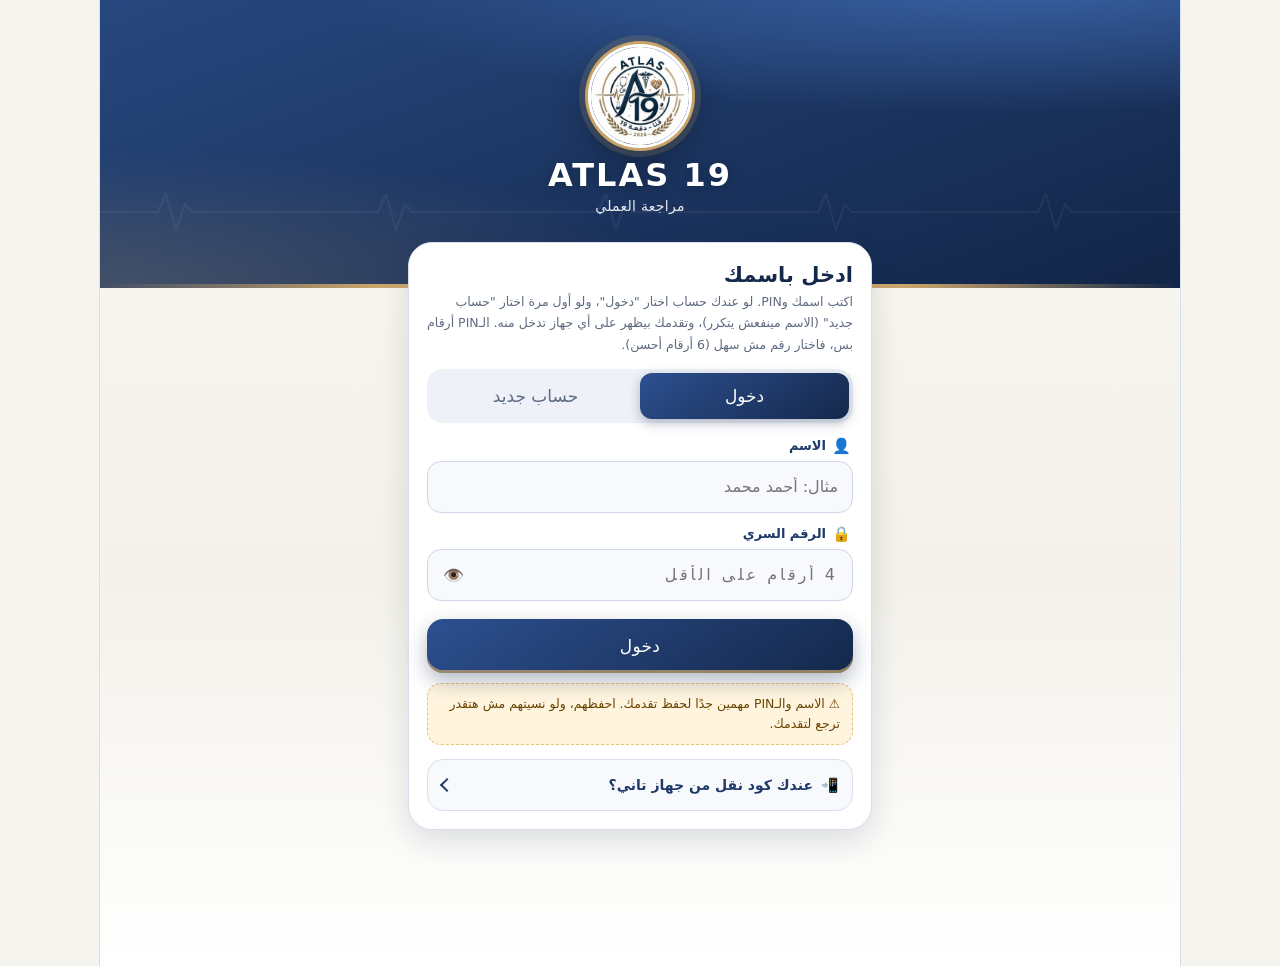
<file: index.html>
<!doctype html>
<html lang="ar" dir="rtl">
<head>
<meta charset="utf-8">
<meta http-equiv="Content-Security-Policy" content="default-src 'none'; script-src 'self'; style-src 'self' 'unsafe-inline'; img-src 'self' data:; font-src 'self'; connect-src https://aohuvtnukfkbebyrzdol.supabase.co; base-uri 'none'; form-action 'none'; object-src 'none'; upgrade-insecure-requests">
<meta name="referrer" content="no-referrer">
<meta http-equiv="Cache-Control" content="no-cache, must-revalidate">
<meta http-equiv="Pragma" content="no-cache">
<meta name="viewport" content="width=device-width, initial-scale=1">
<title>ATLAS 19 · مراجعة العملي · دفعة 19 قنا</title>
<meta name="description" content="ATLAS 19: مراجعة العملي لدفعة 19 قنا، أسئلة MCQ وشرائح لكل مادة (باثولوجي، ميكروبيولوجي، طفيليات، فسيولوجي، فارماكولوجي، هستولوجي).">
<link rel="canonical" href="https://atlas19-qena.github.io/">
<meta property="og:type" content="website">
<meta property="og:title" content="ATLAS 19 · مراجعة العملي">
<meta property="og:description" content="مراجعة العملي لدفعة 19 قنا: أسئلة وشرائح لكل مادة.">
<meta property="og:url" content="https://atlas19-qena.github.io/">
<link rel="icon" href="data:image/svg+xml,%3Csvg xmlns='http://www.w3.org/2000/svg' viewBox='0 0 32 32'%3E%3Cpath d='M16 2c5 6.5 9 11 9 16a9 9 0 0 1-18 0c0-5 4-9.500 9-16z' fill='%23c8102e'/%3E%3C/svg%3E">
<link rel="stylesheet" href="3-style.css?v=20261127x6">
</head>
<body>
<div id="app" class="atl" lang="ar" dir="rtl"></div>
<script src="4-data.js?v=20261126q3"></script>
<script src="17-5-histo.js?v=20261125h1"></script>
<script src="6-iron.js?v=20261128i3"></script>
<script src="answers.js?v=20261124c"></script>
<script src="logo.js?v=20261124c"></script>
<script src="1-app.js?v=20261128i1"></script>
</body>
</html>
</file>
<file: 3-style.css>
/* fix header overlap */
.atl-user{margin:14px 0 12px!important;flex-wrap:wrap;gap:4px 10px}
.atl-user+.atl-stats{margin-top:0!important}
html, body, #root { margin: 0; min-height: 100%; }
body { background: #f6f4ee; }
.atl { --r: #1f3a68; --r2: #14284b; --pink: #e8edf6; --line: #d8dfec; --ink: #1b2434; --mut: #5d6a80; direction: rtl; font-family: system-ui, -apple-system, "Segoe UI", Tahoma, sans-serif; color: var(--ink); background: linear-gradient(#faf8f2, #f3f1ea 60%, #fff); min-height: 100vh; padding-bottom: 40px; }
.atl * { box-sizing: border-box; }
.atl button { font: inherit; cursor: pointer; }
.atl-hero { position: relative; background: linear-gradient(135deg, #2a4b82, #14284b); color: #fff; padding: 26px 20px 30px; overflow: hidden; }
.atl-hero svg.pulse { position: absolute; inset-inline: 0; bottom: 8px; width: 100%; height: 40px; opacity: .35; }
.atl-brand { display: flex; align-items: center; gap: 10px; direction: ltr; }
.atl-brand b { font-size: 34px; letter-spacing: .5px; }
.atl-drop { width: 34px; height: 34px; }
.atl-hero p { margin: 6px 0 0; font-size: 14px; opacity: .92; }
.atl-wrap { max-width: 760px; margin: 0 auto; padding: 0 16px; }
.atl-stats { display: grid; grid-template-columns: 1fr 1fr; gap: 10px; margin: -18px 0 18px; position: relative; }
.atl-stat { background: #fff; border-radius: 16px; padding: 12px 14px; box-shadow: 0 4px 14px rgba(20,40,75,.14); }
.atl-stat b { display: block; font-size: 24px; color: var(--r); direction: ltr; text-align: start; }
.atl-stat span { font-size: 12px; color: var(--mut); }
.atl h2 { font-size: 17px; margin: 22px 0 10px; }
.atl-card { display: flex; align-items: center; gap: 12px; width: 100%; text-align: start; background: #fff; border: 1px solid var(--line); border-radius: 16px; padding: 14px; margin-bottom: 10px; min-height: 64px; color: inherit; text-decoration: none; }
.atl-card:hover { border-color: var(--r); }
.atl-ico { flex: none; width: 44px; height: 44px; border-radius: 12px; background: var(--pink); color: var(--r); display: grid; place-items: center; font-weight: 800; font-size: 13px; direction: ltr; }
.atl-card .t { font-weight: 700; direction: ltr; text-align: start; unicode-bidi: plaintext; }

.atl-card .s { direction: ltr; text-align: start; unicode-bidi: plaintext; font-size: 12px; color: var(--mut); margin-top: 2px; }
.atl-bar { height: 5px; border-radius: 3px; background: var(--pink); margin-top: 8px; overflow: hidden; }
.atl-bar i { display: block; height: 100%; background: var(--r); }
.atl-tag { font-size: 11px; padding: 2px 8px; border-radius: 99px; background: var(--pink); color: var(--r2); margin-inline-start: auto; flex: none; }
.atl-tag.warn { background: #fff1d6; color: #7a4b00; }
.atl-top { display: flex; align-items: center; gap: 10px; padding: 12px 16px; background: #fff; border-bottom: 1px solid var(--line); position: sticky; top: 0; z-index: 3; }
.atl-back { min-width: 44px; min-height: 44px; border-radius: 12px; border: 1px solid var(--line); background: #fff; color: var(--r); font-size: 18px; }
.atl-top .tt { font-weight: 700; direction: ltr; unicode-bidi: plaintext; }
.atl-top .ss { font-size: 12px; color: var(--mut); }
.atl-chips { display: flex; gap: 8px; flex-wrap: wrap; margin: 14px 0; direction: ltr; }
.atl-chip { min-height: 38px; padding: 6px 12px; border-radius: 99px; border: 1px solid var(--line); background: #fff; color: var(--ink); font-size: 13px; }
.atl-chip[aria-pressed="true"] { background: var(--r); color: #fff; border-color: var(--r); }
.atl-grid { display: grid; grid-template-columns: repeat(auto-fill, minmax(40px, 1fr)); gap: 6px; margin: 10px 0 16px; direction: ltr; }
.atl-g { min-height: 40px; border-radius: 10px; border: 1px solid var(--line); background: #fff; font-size: 13px; color: var(--ink); }
.atl-g.cur { outline: 2px solid var(--r); }
.atl-g.ok { background: #dff3e6; border-color: #7cc596; }
.atl-g.bad { background: #fde0e3; border-color: #e58a96; }
.atl-g.pk { background: var(--pink); }
.atl-q { background: #fff; border: 1px solid var(--line); border-radius: 18px; padding: 16px; direction: ltr; text-align: start; }
.atl-qm { font-size: 12px; color: var(--mut); margin-bottom: 8px; display: flex; gap: 8px; flex-wrap: wrap; }
.atl-qt { font-size: 17px; line-height: 1.45; font-weight: 600; margin: 0 0 12px; }
.atl-qi { display: block; width: 100%; max-height: 320px; object-fit: contain; border-radius: 12px; background: #edf0f6; margin-bottom: 12px; }
.atl-o { display: flex; gap: 10px; align-items: flex-start; width: 100%; text-align: start; background: #fff; border: 1.5px solid var(--line); border-radius: 12px; padding: 10px 12px; margin-bottom: 8px; min-height: 48px; color: var(--ink); line-height: 1.4; font-size: 15px; }
.atl-o .l { flex: none; width: 26px; height: 26px; border-radius: 50%; background: var(--pink); color: var(--r2); display: grid; place-items: center; font-weight: 700; font-size: 13px; }
.atl-o.pk { border-color: var(--r); background: #eef2fa; }
.atl-o.ok { border-color: #3aa564; background: #e6f6ec; }
.atl-o.ok .l { background: #3aa564; color: #fff; }
.atl-o.bad { border-color: #d9354a; background: #fde7ea; }
.atl-o.bad .l { background: #d9354a; color: #fff; }
.atl-note { font-size: 13px; padding: 10px 12px; border-radius: 12px; margin-top: 4px; direction: rtl; }
.atl-note.ok { background: #e6f6ec; color: #1d6b3a; }
.atl-note.bad { background: #fde7ea; color: #9b1c2e; }
.atl-note.warn { background: #fff4de; color: #6b4300; }
.atl-nav { display: flex; gap: 10px; margin-top: 14px; direction: ltr; }
.atl-btn { flex: 1; min-height: 48px; border-radius: 14px; border: 1px solid var(--line); background: #fff; color: var(--r); font-weight: 700; }
.atl-btn.p { background: var(--r); color: #fff; border-color: var(--r); }
.atl-btn:disabled { opacity: .4; }
.atl-pg { display: block; width: 100%; border-radius: 12px; border: 1px solid var(--line); background: #fff; margin-bottom: 14px; }
.atl-pgl { font-size: 12px; color: var(--mut); margin: 4px 2px; direction: ltr; text-align: start; }
.atl-foot { text-align: center; color: var(--mut); font-size: 12px; margin: 26px 16px 0; }
.atl-card > span:not(.atl-ico):not(.atl-tag) { text-align: start; }
.atl-top .ss { direction: ltr; text-align: start; unicode-bidi: plaintext; }
.atl-foot { direction: ltr; }
html,body{margin:0}
.atl{max-width:760px;margin:0 auto;box-shadow:0 0 0 1px #d8dfec}
.atl-ico{font-size:12px}

.atl-in{display:block;width:100%;box-sizing:border-box;margin:8px 0;padding:12px;border:1px solid #c3cee2;border-radius:12px;font:inherit;background:#fff;direction:rtl}
.atl-sm{font-size:13px;color:#475572;line-height:1.7;margin:6px 0}
.atl-user{position:relative;z-index:2;padding:0 4px;display:flex;justify-content:space-between;align-items:center;font-size:13px;margin:44px 0 6px}
.atl-lnk{background:none;border:0;color:#1f3a68;font:inherit;text-decoration:underline;padding:0;cursor:pointer}

.atl-hero { border-bottom: 3px solid #c9a46a; }
.atl-hero svg.pulse { opacity: .22; }
.atl-tag { background: #f3ead6; color: #6a5120; }
.atl-tag.warn { background: #fff1d6; color: #7a4b00; }

/* ===== UX: tap feel, emoji feedback ===== */
.atl button{-webkit-tap-highlight-color:transparent;touch-action:manipulation;transition:transform .12s ease,background-color .2s,border-color .2s,box-shadow .2s}
.atl-o:active,.atl-card:active,.atl-btn:active,.atl-g:active,.atl-chip:active{transform:scale(.97)}
.atl-o{position:relative}
.atl-o.ok{animation:atlPop .35s cubic-bezier(.34,1.56,.64,1)}
.atl-o.bad{animation:atlShake .35s}
@keyframes atlPop{0%{transform:scale(.96)}60%{transform:scale(1.03)}100%{transform:scale(1)}}
@keyframes atlShake{0%,100%{transform:translateX(0)}20%{transform:translateX(-6px)}40%{transform:translateX(6px)}60%{transform:translateX(-4px)}80%{transform:translateX(4px)}}
.atl-note{animation:atlFade .25s ease}
@keyframes atlFade{from{opacity:0;transform:translateY(4px)}to{opacity:1;transform:none}}
.atl-fx{position:absolute;inset-inline-end:10px;top:50%;margin-top:-16px;font-size:26px;line-height:1;pointer-events:none;z-index:5;animation:atlFloat .9s ease-out forwards}
@keyframes atlFloat{0%{opacity:0;transform:translateY(0) scale(.5)}20%{opacity:1;transform:translateY(-8px) scale(1.2)}100%{opacity:0;transform:translateY(-46px) scale(1)}}
.atl-pn{position:sticky;bottom:0;z-index:4;padding:8px 0 calc(8px + env(safe-area-inset-bottom));background:linear-gradient(rgba(246,244,238,0),#f6f4ee 30%)}

/* ===== motion: view + section transitions ===== */
.atl{animation:atlBoot .3s ease both}
@keyframes atlBoot{from{opacity:0}}
.atl-vt{overflow-x:hidden}
.atl-out-f{animation:atlOutF .14s ease-in both}
.atl-out-b{animation:atlOutB .14s ease-in both}
.atl-in-f{animation:atlInF .34s cubic-bezier(.22,.61,.36,1) both}
.atl-in-b{animation:atlInB .34s cubic-bezier(.22,.61,.36,1) both}
@keyframes atlOutF{to{opacity:0;transform:translateX(26px)}}
@keyframes atlOutB{to{opacity:0;transform:translateX(-26px)}}
@keyframes atlInF{from{opacity:0;transform:translateX(-30px)}}
@keyframes atlInB{from{opacity:0;transform:translateX(30px)}}
.atl-cin{animation:atlCardIn .4s cubic-bezier(.22,.61,.36,1) both}
@keyframes atlCardIn{from{opacity:0;transform:translateY(14px) scale(.98)}}
.atl-qin{animation:atlQIn .28s ease both}
@keyframes atlQIn{from{opacity:0;transform:translateY(8px)}}
@media (prefers-reduced-motion:reduce){.atl *{animation:none!important;transition:none!important}}
/* back button polish */
.atl-back{position:relative;flex:none;width:44px;height:44px;min-width:44px;padding:0;font-size:0;line-height:0;border:0;border-radius:14px;background:linear-gradient(145deg,#2a4b82,#14284b);color:#fff;box-shadow:0 0 0 2px #c9a46a,0 3px 8px rgba(20,40,75,.28);cursor:pointer;-webkit-tap-highlight-color:transparent;transition:transform .16s ease,box-shadow .16s ease,filter .16s ease}
.atl-back::before{content:"";position:absolute;top:50%;left:50%;width:11px;height:11px;border-top:3px solid #fff;border-right:3px solid #fff;border-radius:2px;transform:translate(-65%,-50%) rotate(45deg);transition:transform .18s ease}
.atl-back:hover{filter:brightness(1.12)}
.atl-back:hover::before{transform:translate(-45%,-50%) rotate(45deg)}
.atl-back:active{transform:scale(.92);box-shadow:0 0 0 2px #c9a46a,0 1px 3px rgba(20,40,75,.3)}
.atl-back:focus-visible{outline:3px solid #c9a46a;outline-offset:3px}
@media (prefers-reduced-motion:reduce){.atl-back,.atl-back::before{transition:none!important}.atl-back:active{transform:none}}
/* back arrow: hide text glyph, chevron only */
.atl-back{color:transparent!important;text-indent:-9999px;overflow:hidden;text-shadow:none}
/* question slide */
.atl-qn{animation:atlQN .42s cubic-bezier(.16,1,.3,1) both}
.atl-qp{animation:atlQP .42s cubic-bezier(.16,1,.3,1) both}
@keyframes atlQN{from{opacity:0;transform:translate3d(56px,0,0)}}
@keyframes atlQP{from{opacity:0;transform:translate3d(-56px,0,0)}}
.atl-qon{animation:atlQON .15s cubic-bezier(.4,0,1,1) both;pointer-events:none}
.atl-qop{animation:atlQOP .15s cubic-bezier(.4,0,1,1) both;pointer-events:none}
@keyframes atlQON{to{opacity:0;transform:translate3d(-40px,0,0)}}
@keyframes atlQOP{to{opacity:0;transform:translate3d(40px,0,0)}}
.atl-q{will-change:transform,opacity}
/* confirm dialog */
.atl-ov{position:fixed;inset:0;z-index:50;display:flex;align-items:center;justify-content:center;padding:24px;background:rgba(20,40,75,.45);-webkit-backdrop-filter:blur(3px);backdrop-filter:blur(3px);direction:rtl;font-family:system-ui,-apple-system,"Segoe UI",Tahoma,sans-serif;animation:atlOvIn .18s ease both}
.atl-ov.out{animation:atlOvOut .15s ease both}
.atl-dlg{width:100%;max-width:340px;background:#fff;border-radius:20px;padding:22px 20px 18px;border-top:4px solid #c9a46a;box-shadow:0 18px 50px rgba(20,40,75,.35);animation:atlDlgIn .26s cubic-bezier(.16,1,.3,1) both}
.atl-dt{font-weight:800;font-size:18px;color:#1f3a68;margin-bottom:8px}
.atl-dm{font-size:15px;line-height:1.6;color:#1b2434;margin-bottom:18px}
.atl-dr{display:flex;gap:10px}
.atl-dr .atl-btn{flex:1;min-height:48px;border-radius:14px;border:1px solid #d8dfec;background:#fff;color:#1f3a68;font-weight:700;font-size:15px}
.atl-dr .atl-btn.p{background:#1f3a68;color:#fff;border-color:#1f3a68}
@keyframes atlOvIn{from{opacity:0}}
@keyframes atlOvOut{to{opacity:0}}
@keyframes atlDlgIn{from{opacity:0;transform:translateY(14px) scale(.94)}}
@media (prefers-reduced-motion:reduce){.atl-ov,.atl-dlg,.atl-ov.out{animation:none!important}.atl-qn,.atl-qp,.atl-qon,.atl-qop{animation:none!important}}

/* ===== random quiz timer ===== */
.atl-back+div{flex:1;min-width:0}
.atl-tm{flex:none;font-weight:800;font-size:15px;direction:ltr;font-variant-numeric:tabular-nums;padding:6px 10px;border-radius:99px;background:#e8edf6;color:#14284b;border:1px solid #c3cee2}
.atl-tm.warn{background:#fff1d6;color:#7a4b00;border-color:#e0b34f}
.atl-tm.crit{background:#fde7ea;color:#9b1c2e;border-color:#d9354a;animation:atlPulse 1s ease-in-out infinite}
@keyframes atlPulse{50%{opacity:.55}}
.atl-tmt{font-size:13px;direction:rtl}
.atl-tw{font-weight:700;text-align:center}
.atl-stats3{grid-template-columns:1fr 1fr 1fr}
.atl-stats3 .atl-stat b{font-size:20px}
/* theme toggle */
.atl-th{flex:none;width:40px;height:40px;min-width:40px;padding:0;border-radius:12px;border:1px solid var(--line);background:#fff;font-size:18px;line-height:1}
.atl-user .atl-th{width:36px;height:36px;min-width:36px}

/* ===== dark mode ===== */
html[data-theme="dark"]{color-scheme:dark}
html[data-theme="dark"] body{background:#0e1523}
html[data-theme="dark"] .atl{--r:#9dbbf0;--r2:#c9d9f7;--pink:#223052;--line:#2c3a5a;--ink:#e6ebf5;--mut:#9aa8c2;background:linear-gradient(#0e1523,#121b2d 60%,#0e1523);box-shadow:0 0 0 1px #2c3a5a}
html[data-theme="dark"] .atl-hero{background:linear-gradient(135deg,#1b3158,#0b1730)}
html[data-theme="dark"] .atl-stat,html[data-theme="dark"] .atl-card,html[data-theme="dark"] .atl-top,html[data-theme="dark"] .atl-q,html[data-theme="dark"] .atl-g,html[data-theme="dark"] .atl-chip,html[data-theme="dark"] .atl-o,html[data-theme="dark"] .atl-btn,html[data-theme="dark"] .atl-th,html[data-theme="dark"] .atl-pg{background:#18233b;color:var(--ink)}
html[data-theme="dark"] .atl-stat{box-shadow:0 4px 14px rgba(0,0,0,.4)}
html[data-theme="dark"] .atl-card:hover{border-color:var(--r)}
html[data-theme="dark"] .atl-ico{background:#223052;color:#c9d9f7}
html[data-theme="dark"] .atl-chip[aria-pressed="true"],html[data-theme="dark"] .atl-btn.p{background:#3b69b8;border-color:#3b69b8;color:#fff}
html[data-theme="dark"] .atl-btn{color:#c9d9f7}
html[data-theme="dark"] .atl-btn.p{color:#fff}
html[data-theme="dark"] .atl-g.ok{background:#17382a;border-color:#2f7a52;color:#d7f3e2}
html[data-theme="dark"] .atl-g.bad{background:#451d26;border-color:#a2394a;color:#ffd9de}
html[data-theme="dark"] .atl-g.pk{background:#223052}
html[data-theme="dark"] .atl-g.cur{outline-color:#9dbbf0}
html[data-theme="dark"] .atl-o .l{background:#223052;color:#c9d9f7}
html[data-theme="dark"] .atl-o.pk{background:#1f2f52;border-color:#9dbbf0}
html[data-theme="dark"] .atl-o.ok{background:#17382a;border-color:#3aa564;color:#e3f7ea}
html[data-theme="dark"] .atl-o.ok .l{background:#3aa564;color:#fff}
html[data-theme="dark"] .atl-o.bad{background:#451d26;border-color:#d9354a;color:#ffe3e7}
html[data-theme="dark"] .atl-o.bad .l{background:#d9354a;color:#fff}
html[data-theme="dark"] .atl-note.ok{background:#17382a;color:#a8e6c0}
html[data-theme="dark"] .atl-note.bad{background:#451d26;color:#ffb9c3}
html[data-theme="dark"] .atl-note.warn{background:#3d3015;color:#ffd98a}
html[data-theme="dark"] .atl-tag{background:#3a3220;color:#f0d9a2}
html[data-theme="dark"] .atl-tag.warn{background:#4a3612;color:#ffcf7a}
html[data-theme="dark"] .atl-bar{background:#223052}
html[data-theme="dark"] .atl-bar i{background:#6f9be6}
html[data-theme="dark"] .atl-in{background:#121b2d;color:var(--ink);border-color:#2c3a5a}
html[data-theme="dark"] .atl-sm{color:#a9b6cf}
html[data-theme="dark"] .atl-lnk{color:#9dbbf0}
html[data-theme="dark"] .atl-pn{background:linear-gradient(rgba(14,21,35,0),#0e1523 30%)}
html[data-theme="dark"] .atl-qi{background:#fff}
html[data-theme="dark"] .atl-tm{background:#223052;color:#c9d9f7;border-color:#2c3a5a}
html[data-theme="dark"] .atl-tm.warn{background:#4a3612;color:#ffcf7a;border-color:#a87a1e}
html[data-theme="dark"] .atl-tm.crit{background:#451d26;color:#ffb9c3;border-color:#d9354a}
html[data-theme="dark"] .atl-stat b{color:#c9d9f7}
html[data-theme="dark"] .atl h2{color:#e6ebf5}
html[data-theme="dark"] .atl-hero p{opacity:.95}
html[data-theme="dark"] .atl-in[readonly]{background:#18233b!important}

/* ===== dialog in dark mode ===== */
html[data-theme="dark"] .atl-dlg{background:#18233b;border-top-color:#c9a46a}
html[data-theme="dark"] .atl-dt{color:#c9d9f7}
html[data-theme="dark"] .atl-dm{color:#e6ebf5}
html[data-theme="dark"] .atl-dr .atl-btn{background:#223052;border-color:#2c3a5a;color:#c9d9f7}
html[data-theme="dark"] .atl-dr .atl-btn.p{background:#3b69b8;border-color:#3b69b8;color:#fff}

/* ===== responsive: phone / tablet / desktop ===== */
html,body{-webkit-text-size-adjust:100%}
.atl img{max-width:100%}
@media (min-width:720px){
 .atl,.atl-wrap{max-width:900px}
 .atl-wrap{padding:0 28px}
 .atl-hero{padding:34px 32px 38px}
 .atl-top{padding:14px 28px}
 .atl-card{padding:16px 18px}
 .atl-q{padding:22px 24px}
 .atl-qi{max-height:480px}
 .atl-o{padding:12px 16px}
 .atl-grid{grid-template-columns:repeat(auto-fill,minmax(46px,1fr))}
 .atl-stats{gap:14px}
 .atl-btn{min-height:52px;font-size:16px}
 .atl-pn{padding-left:0;padding-right:0}
}
@media (min-width:1100px){
 .atl,.atl-wrap{max-width:1080px}
 .atl{margin-top:0;font-size:17px}
 .atl-qi{max-height:620px}
 .atl-q{padding:28px 32px}
 .atl-hero{padding:42px 44px 46px}
 .atl-pn .atl-btn{max-width:320px}
 .atl-pn{justify-content:space-between}
}
@media (max-width:359px){
 .atl-wrap{padding:0 10px}
 .atl-top{padding:10px}
 .atl-tm{font-size:13px;padding:5px 8px}
}
@media (hover:none){.atl-card:hover{border-color:var(--line)}}
/* result screen: stats must not slide under the sticky header */
.atl-stats.atl-stats3{margin:16px 0 18px}

/* ===================================================================
   v2 redesign: login + subjects home (visual identity, hierarchy, motion)
   Navy + gold, mobile first. Appended only; no existing rule removed.
   =================================================================== */
.atl{--gold:#c9a46a;--gold2:#e6c88f;--navy:#14284b;--navy2:#1f3a68;--shadow:0 10px 30px rgba(20,40,75,.14)}
/* ---- shared hero ---- */
.atl-hh,.atl-hl{background:radial-gradient(120% 90% at 85% -10%,#3b64a8 0%,rgba(59,100,168,0) 55%),radial-gradient(90% 80% at 0% 100%,rgba(201,164,106,.22) 0%,rgba(201,164,106,0) 60%),linear-gradient(160deg,#27487f,#122547);border-bottom:0}
.atl-hh::before,.atl-hl::before{content:"";position:absolute;inset:0;pointer-events:none;opacity:.5;background:
 url("data:image/svg+xml,%3Csvg xmlns='http://www.w3.org/2000/svg' width='220' height='60' viewBox='0 0 220 60'%3E%3Cpath d='M0 34h58l8-18 10 36 9-26 7 8h128' fill='none' stroke='%23ffffff' stroke-opacity='.10' stroke-width='2' stroke-linecap='round' stroke-linejoin='round'/%3E%3C/svg%3E") repeat-x 0 78%/220px 60px}
.atl-hh::after,.atl-hl::after{content:"";position:absolute;inset-inline:0;bottom:0;height:4px;background:linear-gradient(90deg,transparent,var(--gold),var(--gold2),var(--gold),transparent)}
.atl-hh>*,.atl-hl>*{position:relative}
/* ---- login ---- */
.atl-hl{padding:34px 20px 74px;text-align:center}
.atl-hl .atl-brand{align-items:center;justify-content:center;animation:atlLogoIn .7s cubic-bezier(.16,1,.3,1) both}
.atl-hl .atl-logo{width:104px;height:104px;box-shadow:0 0 0 3px var(--gold),0 0 0 9px rgba(201,164,106,.18),0 14px 34px rgba(0,0,0,.35)}
.atl-hl .atl-brand b{font-size:32px;letter-spacing:2px;text-shadow:0 2px 12px rgba(0,0,0,.3)}
.atl-hl p{font-size:14px;letter-spacing:.3px;opacity:.9;margin-top:4px}
@keyframes atlLogoIn{from{opacity:0;transform:translateY(10px) scale(.9)}}
.atl-lshell{margin-top:-46px;position:relative;z-index:2}
.atl-lcard{background:#fff;border:1px solid var(--line);border-radius:24px;padding:20px 18px 18px;box-shadow:var(--shadow);animation:atlRise .55s .08s cubic-bezier(.16,1,.3,1) both}
@keyframes atlRise{from{opacity:0;transform:translateY(22px)}}
.atl-lt{margin:0 0 4px!important;font-size:21px!important;color:var(--navy)}
.atl-lcard .atl-sm{margin:0 0 14px;font-size:12.5px;color:var(--mut)}
.atl-seg{position:relative;display:grid;grid-template-columns:1fr 1fr;gap:0;direction:rtl;background:#eef1f7;border-radius:16px;padding:4px;margin:0 0 14px}
.atl-segb{position:relative;z-index:1;min-height:46px;border:0;border-radius:12px;background:transparent;color:var(--mut);font-weight:700;font-size:15px}
.atl-segb[aria-pressed="true"]{background:var(--navy2);color:#fff;box-shadow:0 4px 12px rgba(20,40,75,.28)}
@supports selector(:has(a)){
 .atl-seg::before{content:"";position:absolute;z-index:0;top:4px;bottom:4px;inset-inline-start:4px;width:calc(50% - 4px);border-radius:12px;background:linear-gradient(145deg,#2d5090,#14284b);box-shadow:0 4px 12px rgba(20,40,75,.3);transition:transform .32s cubic-bezier(.16,1,.3,1)}
 .atl-seg:has(.atl-segb:last-child[aria-pressed="true"])::before{transform:translateX(-100%)}
 .atl-segb[aria-pressed="true"]{background:transparent;box-shadow:none}
}
.atl-fld{margin:0 0 12px}
.atl-fl{display:flex;align-items:center;gap:6px;font-size:13px;font-weight:700;color:var(--navy2);margin:0 2px 6px;transition:color .2s}
.atl-fl i{font-style:normal;font-size:15px}
.atl-fw{position:relative}
.atl-fw .atl-in{margin:0;min-height:52px;padding:12px 14px;font-size:16px;border:1.5px solid #cdd6e8;border-radius:14px;background:#f8f9fc;transition:border-color .2s,box-shadow .2s,background .2s}
.atl-fw .atl-in:focus{outline:0;border-color:var(--navy2);background:#fff;box-shadow:0 0 0 4px rgba(31,58,104,.14)}
.atl-fld:focus-within .atl-fl{color:var(--gold)}
.atl-fw .atl-in[type=password],.atl-fw .atl-in[inputmode=numeric]{padding-inline-end:52px;letter-spacing:3px}
.atl-eye{position:absolute;inset-inline-end:6px;top:50%;margin-top:-20px;width:40px;height:40px;border:0;border-radius:12px;background:transparent;font-size:18px}
.atl-eye:active{background:#e8edf6}
.atl-go{min-height:54px!important;margin-top:6px;border-radius:16px!important;font-size:17px;letter-spacing:.3px;background:linear-gradient(145deg,#2d5090,#14284b)!important;border:0!important;box-shadow:0 8px 20px rgba(20,40,75,.32),inset 0 -3px 0 rgba(201,164,106,.7)}
.atl-go:active{transform:translateY(1px) scale(.98);box-shadow:0 3px 8px rgba(20,40,75,.3),inset 0 -2px 0 rgba(201,164,106,.7)}
.atl-go:disabled{opacity:.7}
.atl-lcard .atl-note.warn{margin-top:12px;font-size:12.5px;line-height:1.6;border:1px dashed #e3c27a;border-radius:14px}
.atl-xf{margin-top:14px;border:1px solid var(--line);border-radius:16px;background:#f8f9fc;overflow:hidden}
.atl-xf summary{list-style:none;cursor:pointer;display:flex;align-items:center;gap:8px;min-height:50px;padding:0 14px;font-weight:700;font-size:14px;color:var(--navy2)}
.atl-xf summary::-webkit-details-marker{display:none}
.atl-xf summary::after{content:"";margin-inline-start:auto;width:8px;height:8px;border-inline-end:2px solid currentColor;border-bottom:2px solid currentColor;transform:rotate(45deg);transition:transform .25s}
.atl-xf[open] summary::after{transform:rotate(-135deg)}
.atl-xf summary i{font-style:normal}
.atl-xf[open]>*:not(summary){margin-inline:12px}
.atl-xf[open]>.atl-btn{width:calc(100% - 24px)!important;margin-bottom:12px}
.atl-xf[open]{animation:atlFade .25s ease}
/* ---- home hero + greeting ---- */
.atl-hh{padding:18px 18px 64px}
.atl-hr{display:flex;align-items:center;justify-content:space-between;direction:ltr}
.atl-hh .atl-brand{flex-direction:row;gap:12px}
.atl-hh .atl-logo{width:54px;height:54px;border-width:2px;box-shadow:0 0 0 2px var(--gold),0 6px 14px rgba(0,0,0,.3)}
.atl-hh .atl-brand b{font-size:25px;letter-spacing:1.5px}
.atl-hh .atl-th{background:rgba(255,255,255,.14);border:1px solid rgba(255,255,255,.28);color:#fff;-webkit-backdrop-filter:blur(6px);backdrop-filter:blur(6px)}
.atl-hg{margin-top:16px}
.atl-hg small{display:block;font-size:22px;font-weight:800;line-height:1.3;animation:atlRise .5s .05s both}
.atl-hg p{margin:4px 0 0;font-size:13.5px;opacity:.85}
/* ---- profile card (replaces the plain user bar) ---- */
.atl-pf{position:relative;z-index:3;margin:-44px 0 14px!important;background:#fff;border:1px solid var(--line);border-radius:22px;padding:14px;box-shadow:var(--shadow);animation:atlRise .5s .1s cubic-bezier(.16,1,.3,1) both;display:block!important;font-size:inherit}
.atl-pr{display:flex;align-items:center;gap:12px;margin-bottom:12px}
.atl-av{flex:none;width:48px;height:48px;border-radius:50%;display:grid;place-items:center;font-weight:800;font-size:21px;color:#fff;background:linear-gradient(145deg,#2d5090,#14284b);box-shadow:0 0 0 3px #fff,0 0 0 5px var(--gold)}
.atl-pn2{min-width:0}
.atl-pn2 small{display:block;font-size:11.5px;color:var(--mut)}
.atl-pn2 b{display:block;font-size:17px;color:var(--navy);overflow:hidden;text-overflow:ellipsis;white-space:nowrap;unicode-bidi:plaintext}
.atl-pa{display:grid;grid-template-columns:1fr 1fr 1fr;gap:8px}
.atl-pb{display:flex;flex-direction:column;align-items:center;justify-content:center;gap:3px;min-height:56px;padding:6px 4px;border:1px solid var(--line);border-radius:14px;background:#f4f6fb;color:var(--navy2);font-weight:700;font-size:12px}
.atl-pb i{font-style:normal;font-size:18px;line-height:1}
.atl-pb:active{background:#e4eaf6}
.atl-pb.dg{color:#a32538;background:#fdf1f3;border-color:#f2cdd3}
.atl-pb.dg:active{background:#fadde2}
/* ---- stats ---- */
.atl-stats.atl-stats3{margin:0 0 16px;gap:8px}
.atl-stats3 .atl-stat{text-align:center;padding:12px 6px;border:1px solid var(--line);box-shadow:0 4px 12px rgba(20,40,75,.08)}
.atl-stats3 .atl-stat b{text-align:center;font-size:21px}
/* ---- random quiz + mistakes ---- */
.atl-rnd{position:relative;overflow:hidden;border:0;color:#fff;padding:16px;background:radial-gradient(100% 140% at 100% 0,#4a79c4 0,rgba(74,121,196,0) 60%),linear-gradient(135deg,#27487f,#122547);box-shadow:0 10px 24px rgba(20,40,75,.28),inset 0 -3px 0 rgba(201,164,106,.8)}
.atl-rnd .t,.atl-rnd .s{color:#fff!important}
.atl-rnd .t{font-size:17px}
.atl-rnd .s{opacity:.85}
.atl-rnd .atl-ico{width:50px;height:50px;font-size:25px;background:rgba(255,255,255,.16);animation:atlWob 3.2s ease-in-out infinite}
.atl-rnd::after{content:"‹";position:absolute;inset-inline-end:16px;top:50%;margin-top:-18px;font-size:30px;line-height:1;opacity:.6;transform:scaleX(-1)}
@keyframes atlWob{0%,88%,100%{transform:rotate(0)}92%{transform:rotate(-14deg)}96%{transform:rotate(12deg)}}
.atl-wrap>h2{display:flex;align-items:center;gap:10px;font-size:18px;color:var(--navy)}
.atl-wrap>h2::after{content:"";flex:1;height:2px;border-radius:2px;background:linear-gradient(90deg,var(--gold),transparent)}
/* ---- subject tiles ---- */
.atl-sg{display:grid;grid-template-columns:1fr 1fr;gap:10px;margin-bottom:6px}
.atl-sc{--tc:#e8edf6;--ac:#1f3a68;display:flex;flex-direction:column;align-items:stretch;gap:0;margin:0;padding:14px 13px 13px;min-height:152px;border-radius:20px;text-align:start;position:relative;overflow:hidden;box-shadow:0 4px 12px rgba(20,40,75,.06);transition:transform .18s cubic-bezier(.34,1.56,.64,1),box-shadow .2s,border-color .2s}
.atl-sc::before{content:"";position:absolute;inset-inline-end:-26px;top:-26px;width:90px;height:90px;border-radius:50%;background:var(--tc);opacity:.7}
.atl-sc>*{position:relative}
.atl-sc:active{transform:scale(.95)}
.atl-sc:hover{box-shadow:0 10px 22px rgba(20,40,75,.14)}
.atl-st{align-self:flex-start;width:50px;height:50px;border-radius:15px;display:grid;place-items:center;font-size:26px;background:var(--tc);box-shadow:inset 0 0 0 1px rgba(0,0,0,.04);transition:transform .25s cubic-bezier(.34,1.56,.64,1)}
.atl-sc:active .atl-st{transform:rotate(-8deg) scale(1.12)}
.atl-sn{margin-top:10px;font-weight:800;font-size:17px;color:var(--navy);direction:ltr;text-align:start}
.atl-sa{font-size:12px;color:var(--mut);margin-top:1px}
.atl-sc .atl-bar{margin-top:auto;height:7px;border-radius:4px;background:#e9edf5}
.atl-sc .atl-bar i{background:linear-gradient(90deg,var(--ac),var(--ac));border-radius:4px;transform-origin:right;animation:atlGrow .8s .25s cubic-bezier(.16,1,.3,1) both}
@keyframes atlGrow{from{transform:scaleX(0)}}
.atl-sp{margin-top:8px;font-size:11.5px;color:var(--mut);font-weight:600;line-height:1.4}
.atl-sc:not(:has(.atl-bar)) .atl-sp{margin-top:auto;padding-top:8px}
.atl-sc.soon{opacity:.62;border-style:dashed;background:transparent;box-shadow:none}
.atl-sc.soon .atl-sp{align-self:flex-start;margin-top:auto;padding:3px 10px;border-radius:99px;background:#fff1d6;color:#7a4b00}
.atl-sc-patho{--tc:#fde3e7;--ac:#d1344d}
.atl-sc-micro{--tc:#e3f3e6;--ac:#2f9a58}
.atl-sc-para{--tc:#fdf0d8;--ac:#d28a14}
.atl-sc-physio{--tc:#ffe4e4;--ac:#e0443f}
.atl-sc-pharma{--tc:#e7e6fb;--ac:#5b52d6}
.atl-sc-histo{--tc:#f6e3f6;--ac:#b043b3}
.atl-sc-anat{--tc:#eceae4;--ac:#8a8473}
.atl-sc-bio{--tc:#dff3f6;--ac:#1e9bb0}
/* ---- mistakes card ---- */
.atl-card:has(.atl-tag){border-radius:18px}
@media (min-width:720px){.atl-sg{grid-template-columns:repeat(3,1fr);gap:14px}.atl-hl{padding-top:44px}.atl-lshell{max-width:520px}.atl-pa{gap:12px}}
@media (max-width:359px){.atl-pb span{font-size:11px}.atl-sn{font-size:15px}.atl-hg small{font-size:19px}}
/* ---- dark mode ---- */
html[data-theme="dark"] .atl-lcard,html[data-theme="dark"] .atl-pf,html[data-theme="dark"] .atl-sc{background:#18233b;border-color:#2c3a5a}
html[data-theme="dark"] .atl-lt,html[data-theme="dark"] .atl-pn2 b,html[data-theme="dark"] .atl-sn,html[data-theme="dark"] .atl-wrap>h2{color:#e6ebf5}
html[data-theme="dark"] .atl-seg{background:#121b2d}
html[data-theme="dark"] .atl-segb{color:#9aa8c2}
html[data-theme="dark"] .atl-fl,html[data-theme="dark"] .atl-xf summary{color:#c9d9f7}
html[data-theme="dark"] .atl-fw .atl-in{background:#121b2d;border-color:#2c3a5a}
html[data-theme="dark"] .atl-fw .atl-in:focus{background:#0e1523;border-color:#9dbbf0;box-shadow:0 0 0 4px rgba(157,187,240,.18)}
html[data-theme="dark"] .atl-xf{background:#121b2d;border-color:#2c3a5a}
html[data-theme="dark"] .atl-pb{background:#121b2d;border-color:#2c3a5a;color:#c9d9f7}
html[data-theme="dark"] .atl-pb.dg{background:#3a1b23;border-color:#6b2a37;color:#ffb9c3}
html[data-theme="dark"] .atl-stats3 .atl-stat{background:#18233b}
html[data-theme="dark"] .atl-sc::before{opacity:.18}
html[data-theme="dark"] .atl-st{background:#223052}
html[data-theme="dark"] .atl-sc .atl-bar{background:#223052}
html[data-theme="dark"] .atl-sc .atl-bar i{background:var(--ac)}
html[data-theme="dark"] .atl-sc.soon{background:transparent}
html[data-theme="dark"] .atl-eye:active{background:#223052}
html[data-theme="dark"] .atl-rnd .t,html[data-theme="dark"] .atl-rnd .s{color:#fff!important}
@media (prefers-reduced-motion:reduce){.atl-lcard,.atl-pf,.atl-hg small,.atl-hl .atl-brand,.atl-rnd .atl-ico,.atl-sc .atl-bar i,.atl-seg::before{animation:none!important;transition:none!important}}
.atl-sc .atl-sp{display:flex;align-items:center;justify-content:space-between;gap:6px;flex-wrap:wrap}
.atl-wb{font-style:normal;font-size:10.5px;font-weight:800;padding:2px 7px;border-radius:99px;background:#fde7ea;color:#a32538}
html[data-theme="dark"] .atl-wb{background:#451d26;color:#ffb9c3}
.atl-xf[open]>.atl-in{width:calc(100% - 24px)}
.atl-xf[open]>.atl-in{margin-bottom:10px}
html[data-theme="dark"] .atl-sc::before{opacity:.07}

/* ===================================================================
   v3: screens after entering a subject (subject page, question list,
   question view, random-quiz result) + profile photo. Appended only.
   Same navy + gold identity as v2. New classes use the atl3- prefix.
   =================================================================== */
/* ---- top bar ---- */
.atl-top{background:rgba(255,255,255,.92);-webkit-backdrop-filter:blur(10px);backdrop-filter:blur(10px);border-bottom:0;box-shadow:0 1px 0 var(--line),0 6px 18px rgba(20,40,75,.06)}
.atl-top::after{content:"";position:absolute;inset-inline:0;bottom:-1px;height:2px;background:linear-gradient(90deg,transparent,var(--gold),var(--gold2),var(--gold),transparent);opacity:.9}
.atl-top .tt{color:var(--navy);font-size:16.5px}
/* ---- subject page ---- */
.atl3-sh{--ac:#1f3a68;position:relative;overflow:hidden;display:grid;grid-template-columns:auto 1fr;align-items:center;gap:6px 14px;margin:14px 0 16px;padding:18px 16px 16px;border-radius:22px;color:#fff;background:radial-gradient(120% 120% at 100% 0,color-mix(in srgb,var(--ac) 55%,#3b64a8) 0,rgba(59,100,168,0) 62%),linear-gradient(160deg,#27487f,#122547);box-shadow:var(--shadow),inset 0 -3px 0 rgba(201,164,106,.85);animation:atlRise .45s cubic-bezier(.16,1,.3,1) both}
.atl3-she{width:58px;height:58px;border-radius:18px;display:grid;place-items:center;font-size:30px;background:rgba(255,255,255,.14);border:1px solid rgba(255,255,255,.28);-webkit-backdrop-filter:blur(6px);backdrop-filter:blur(6px)}
.atl3-shn b{display:block;font-size:24px;line-height:1.2;direction:ltr;text-align:start;unicode-bidi:plaintext}
.atl3-shn small{display:block;margin-top:3px;font-size:13px;opacity:.85}
.atl3-sh .atl-bar{grid-column:1/-1;margin-top:8px;height:8px;border-radius:5px;background:rgba(255,255,255,.18)}
.atl3-sh .atl-bar i{background:linear-gradient(90deg,var(--gold),var(--gold2));border-radius:5px;animation:atlGrow .8s .2s cubic-bezier(.16,1,.3,1) both;transform-origin:right}
.atl3-mc{border-radius:18px;box-shadow:0 4px 12px rgba(20,40,75,.06)}
.atl3-mc.has{border-color:#e9c9a0;background:linear-gradient(#fffaf0,#fff)}
.atl3-set{border-radius:18px;padding:14px;box-shadow:0 4px 12px rgba(20,40,75,.06);transition:transform .18s cubic-bezier(.34,1.56,.64,1),box-shadow .2s,border-color .2s}
.atl3-set:hover{box-shadow:0 10px 22px rgba(20,40,75,.12)}
.atl3-set:active{transform:scale(.97)}
.atl3-set .atl-bar{height:7px;border-radius:4px;background:#e9edf5}
.atl3-set .atl-bar i{background:linear-gradient(90deg,var(--navy2),#3b64a8);border-radius:4px}
.atl3-mc .atl-ico,.atl3-set .atl-ico{width:48px;height:48px;border-radius:15px;font-size:24px;background:#f3ead6}
/* ---- question list (progress strip, number grid, chips) ---- */
.atl3-qh{margin:14px 0 4px;padding:12px 14px 14px;border:1px solid var(--line);border-radius:18px;background:#fff;box-shadow:0 4px 12px rgba(20,40,75,.06);animation:atlRise .4s cubic-bezier(.16,1,.3,1) both}
.atl3-qhr{display:flex;align-items:center;justify-content:space-between;direction:ltr;font-weight:800;font-size:14px;color:var(--navy)}
.atl3-qhr span:nth-child(2){font-size:13px;color:var(--mut);font-weight:700}
.atl3-qh .atl-bar{height:9px;border-radius:5px;background:#e9edf5;margin-top:10px}
.atl3-qh .atl-bar i{background:linear-gradient(90deg,var(--gold),var(--gold2));border-radius:5px;transition:width .5s cubic-bezier(.16,1,.3,1)}
.atl-chips{margin:12px 0}
.atl-chip{min-height:40px;padding:6px 14px;font-weight:700;color:var(--navy2)}
.atl-chip[aria-pressed="true"]{background:linear-gradient(145deg,#2d5090,#14284b);border-color:#14284b;box-shadow:inset 0 -2px 0 rgba(201,164,106,.8)}
.atl-grid{gap:7px;margin:10px 0 16px}
.atl-g{min-height:42px;border-radius:13px;font-weight:700;color:var(--navy2);box-shadow:0 2px 6px rgba(20,40,75,.05)}
.atl-g.cur{outline:0;background:linear-gradient(145deg,#2d5090,#14284b)!important;border-color:#14284b!important;color:#fff!important;box-shadow:0 0 0 2px #fff,0 0 0 4px var(--gold)}
.atl-g.ok{background:#e1f4e8;border-color:#7cc596;color:#1d6b3a}
.atl-g.bad{background:#fde3e6;border-color:#e58a96;color:#9b1c2e}
/* ---- question card ---- */
.atl-q{position:relative;border-radius:22px;padding:16px 16px 14px;border:1px solid var(--line);box-shadow:var(--shadow)}
.atl-q::before{content:"";position:absolute;inset-inline:22px;top:0;height:3px;border-radius:0 0 4px 4px;background:linear-gradient(90deg,var(--gold),var(--gold2),var(--gold))}
.atl-qm{align-items:center;gap:6px}
.atl-qm span:first-child{padding:3px 11px;border-radius:99px;background:var(--navy2);color:#fff;font-weight:700;font-size:12px}
.atl-qm span+span{padding:3px 9px;border-radius:99px;background:#f3ead6;color:#6a5120;font-weight:700}
.atl-qi{border-radius:14px;box-shadow:0 2px 10px rgba(20,40,75,.12)}
.atl-qt{font-size:17.5px;line-height:1.5;color:var(--navy)}
.atl-o{align-items:center;min-height:52px;padding:10px 12px;border-radius:15px;border-width:1.5px;background:#fff;box-shadow:0 2px 6px rgba(20,40,75,.04);transition:border-color .15s,background .15s,transform .15s}
.atl-o:not(.ok):not(.bad):hover{border-color:var(--navy2);background:#f4f7fc}
.atl-o .l{width:30px;height:30px;font-size:14px;background:#e8edf6;color:var(--navy2)}
.atl-o.ok::after,.atl-o.bad::after{margin-inline-start:auto;flex:none;font-weight:800;font-size:16px}
.atl-o.ok::after{content:"✓";color:#2d8f55}
.atl-o.bad::after{content:"✕";color:#d9354a}
.atl-q .atl-note{margin-top:10px;font-weight:700;border-radius:14px}
.atl-q .atl-note.ok::before{content:"✅ "}
.atl-q .atl-note.bad::before{content:"❌ "}
/* sticky previous/next so the thumb never has to scroll back */
.atl-pn{position:sticky;bottom:0;z-index:4;margin:14px -16px 0;padding:10px 16px calc(10px + env(safe-area-inset-bottom,0px));background:linear-gradient(to top,rgba(246,244,238,.97) 72%,rgba(246,244,238,0));-webkit-backdrop-filter:blur(4px);backdrop-filter:blur(4px)}
.atl-pn .atl-btn{min-height:52px;border-radius:16px;font-size:15.5px}
.atl-pn .atl-btn.p{background:linear-gradient(145deg,#2d5090,#14284b);border:0;box-shadow:0 8px 18px rgba(20,40,75,.28),inset 0 -3px 0 rgba(201,164,106,.7)}
.atl-pn .atl-btn:disabled{box-shadow:none}
.atl3-rs{min-height:44px;margin-top:6px;color:#a32538;background:#fdf1f3;border-color:#f2cdd3;font-size:13.5px}
/* ---- random quiz result ---- */
.atl3-sr{display:flex;align-items:center;gap:16px;margin:14px 0 12px;padding:16px;border-radius:22px;color:#fff;background:linear-gradient(160deg,#27487f,#122547);box-shadow:var(--shadow),inset 0 -3px 0 rgba(201,164,106,.85);animation:atlRise .45s cubic-bezier(.16,1,.3,1) both}
.atl3-sr.g{--rc:#4fd08a}.atl3-sr.m{--rc:#e6c88f}.atl3-sr.l{--rc:#ff7d8d}
.atl3-ring{flex:none;position:relative;width:96px;height:96px;border-radius:50%;display:grid;place-items:center;background:conic-gradient(var(--rc) calc(var(--p)*1%),rgba(255,255,255,.18) 0)}
.atl3-ring::before{content:"";position:absolute;inset:9px;border-radius:50%;background:#162b52}
.atl3-ring b{position:relative;font-size:24px;direction:ltr}
.atl3-srt b{display:block;font-size:19px;line-height:1.35}
.atl3-srt small{display:block;margin-top:4px;font-size:13px;opacity:.85}
/* ---- profile photo ---- */
.atl3-av{position:relative;padding:0;border:0;color:#fff;font-family:inherit;width:56px;height:56px;cursor:pointer;-webkit-tap-highlight-color:transparent}
.atl3-av img{width:100%;height:100%;border-radius:50%;object-fit:cover;display:block}
button.atl3-av:active{transform:scale(.94)}
.atl3-avc{position:absolute;inset-inline-end:-5px;bottom:-5px;width:22px;height:22px;border-radius:50%;display:grid;place-items:center;font-style:normal;font-size:12px;line-height:1;background:var(--gold);box-shadow:0 0 0 2px #fff}
.atl3-av.atl3-sm{width:52px;height:52px;flex:none;box-shadow:0 0 0 2px var(--gold),0 4px 12px rgba(0,0,0,.3);background:#fff}
.atl3-hgp{display:flex;align-items:center;gap:12px}
.atl3-avd{max-width:340px;width:100%;text-align:center}
.atl3-avst{position:relative;width:240px;max-width:100%;margin:6px auto 12px}
.atl3-avcv{display:block;width:240px;height:240px;max-width:100%;border-radius:50%;background:#eef1f7;touch-action:none;cursor:grab}
.atl3-avcv:not(.on){cursor:default}
.atl3-avmask{position:absolute;inset:0;border-radius:50%;pointer-events:none;box-shadow:0 0 0 3px #fff,0 0 0 5px var(--gold)}
.atl3-zm{direction:ltr;width:100%;margin:2px 0 8px;accent-color:#c9a46a}
.atl3-zm:disabled{opacity:.4}
.atl3-avm{font-size:12.5px;line-height:1.6;color:var(--mut);margin:0 0 12px;min-height:20px}
.atl3-avd .atl-dr{flex-wrap:wrap}
.atl3-avd .atl-dr .atl-btn{flex:1 1 90px;font-size:14px}
.atl3-avd .atl-dr .atl-btn:disabled{opacity:.4}
.atl3-avrm{margin-top:10px;min-height:44px;width:100%;border:0;border-radius:14px;background:#fdf1f3;color:#a32538;font-weight:700;font-size:14px}
/* ---- wide screens ---- */
@media (min-width:720px){.atl3-sh{padding:22px 22px 20px}.atl3-shn b{font-size:28px}.atl-pn{margin-inline:0;padding-inline:0;background:none;-webkit-backdrop-filter:none;backdrop-filter:none}.atl3-sr{padding:20px 24px}}
@media (max-width:359px){.atl3-shn b{font-size:20px}.atl3-ring{width:80px;height:80px}.atl3-sr{gap:12px}}
/* ---- dark mode ---- */
html[data-theme="dark"] .atl-top{background:rgba(24,35,59,.92)}
html[data-theme="dark"] .atl-top .tt,html[data-theme="dark"] .atl-qt,html[data-theme="dark"] .atl3-qhr{color:#e6ebf5}
html[data-theme="dark"] .atl3-qh,html[data-theme="dark"] .atl3-set,html[data-theme="dark"] .atl3-mc{background:#18233b;border-color:#2c3a5a}
html[data-theme="dark"] .atl3-mc.has{background:#2a2518;border-color:#6b5524}
html[data-theme="dark"] .atl3-qh .atl-bar,html[data-theme="dark"] .atl3-set .atl-bar{background:#223052}
html[data-theme="dark"] .atl3-set .atl-bar i{background:linear-gradient(90deg,#5c8fe0,#8fb4f0)}
html[data-theme="dark"] .atl3-mc .atl-ico,html[data-theme="dark"] .atl3-set .atl-ico{background:#223052}
html[data-theme="dark"] .atl-g{color:#c9d9f7}
html[data-theme="dark"] .atl-g.ok{color:#d7f3e2}html[data-theme="dark"] .atl-g.bad{color:#ffd9de}
html[data-theme="dark"] .atl-chip{color:#c9d9f7}html[data-theme="dark"] .atl-chip[aria-pressed="true"]{color:#fff}
html[data-theme="dark"] .atl-o:not(.ok):not(.bad):hover{background:#1f2f52}
html[data-theme="dark"] .atl-o .l{background:#223052;color:#c9d9f7}
html[data-theme="dark"] .atl-qm span+span{background:#3a3220;color:#e6c88f}
html[data-theme="dark"] .atl-pn{background:linear-gradient(to top,rgba(14,21,35,.97) 72%,rgba(14,21,35,0))}
html[data-theme="dark"] .atl3-rs,html[data-theme="dark"] .atl3-avrm{background:#451d26;border-color:#7a2a38;color:#ffb9c3}
html[data-theme="dark"] .atl3-avcv{background:#223052}
html[data-theme="dark"] .atl3-avc,html[data-theme="dark"] .atl3-av.atl3-sm{box-shadow:0 0 0 2px #18233b}
html[data-theme="dark"] .atl3-av.atl3-sm{box-shadow:0 0 0 2px var(--gold)}
html[data-theme="dark"] .atl3-ring::before{background:#0f1d3a}
@media (prefers-reduced-motion:reduce){.atl3-sh,.atl3-sr,.atl3-qh,.atl3-sh .atl-bar i,.atl3-qh .atl-bar i,.atl3-set{animation:none!important;transition:none!important}}

/* modules */
.atl-md{display:grid;grid-template-columns:auto 1fr;gap:6px 14px;align-items:center;text-align:start;width:100%;background:linear-gradient(135deg,#1e3a6e,#12254a);color:#fff;border:1px solid #c9a24a;border-radius:20px;padding:16px;margin-bottom:10px}
.atl-md .atl-bar{grid-column:1/3;background:rgba(255,255,255,.18)}
.atl-mdi{width:74px;height:74px;border-radius:18px;background:rgba(255,255,255,.12) url("data:image/svg+xml,%3Csvg xmlns='http://www.w3.org/2000/svg' viewBox='0 0 120 120'%3E%3Cdefs%3E%3CradialGradient id='g' cx='.35' cy='.3' r='.8'%3E%3Cstop offset='0' stop-color='%23ff6b6b'/%3E%3Cstop offset='1' stop-color='%23a4122a'/%3E%3C/radialGradient%3E%3C/defs%3E%3Cpath d='M60 10C78 36 94 54 94 76a34 34 0 0 1-68 0C26 54 42 36 60 10z' fill='url(%23g)'/%3E%3Cpath d='M44 78a16 16 0 0 0 12 15' stroke='%23fff' stroke-opacity='.55' stroke-width='5' fill='none' stroke-linecap='round'/%3E%3C/svg%3E") center/58px no-repeat}
.atl-mdn{font-size:22px;font-weight:800;direction:ltr;text-align:start}
.atl-mds{font-size:13px;opacity:.85;margin-top:2px}
.atl-mdh{display:flex;align-items:center;gap:14px;margin-bottom:14px;padding:16px;border-radius:20px;background:linear-gradient(135deg,#1e3a6e,#12254a);color:#fff;border:1px solid #c9a24a}
.atl-sg2{grid-template-columns:1fr 1fr}

/* tabs */
.atl-tabs{position:fixed;left:0;right:0;bottom:0;z-index:20;display:flex;justify-content:center;gap:4px;padding:6px 10px calc(6px + env(safe-area-inset-bottom,0px));background:#fff;border-top:1px solid #d9deea;box-shadow:0 -4px 16px rgba(18,37,74,.08);direction:rtl}
.atl-tab{flex:1;max-width:200px;display:flex;flex-direction:column;align-items:center;gap:2px;padding:6px 4px;border:0;background:none;color:#6b7690;font:inherit;font-size:12px;font-weight:600;border-radius:12px;cursor:pointer}
.atl-tab i{font-style:normal;font-size:20px;line-height:1}
.atl-tab.on{color:#1e3a6e;background:#eef2fb}
.atl-tw{padding-bottom:90px}
.atl-hav{border:0;background:none;padding:0;cursor:pointer}
.atl-pa2{grid-template-columns:1fr 1fr}
.atl-fgs{display:block;margin:18px auto 0;background:none;border:0;color:#a4122a;font-size:12px;text-decoration:underline;padding:8px;opacity:.8;cursor:pointer}
.atl-fgs i{display:none}
html[data-theme="dark"] .atl-tabs{background:#0f1a33;border-top-color:#25345a}
html[data-theme="dark"] .atl-tab{color:#9fb0d4}
html[data-theme="dark"] .atl-tab.on{background:#1a2b52;color:#fff}
.atl3-av.atl3-sm:not(.has){background:linear-gradient(145deg,#2d5090,#14284b)}

.atl-tab svg{display:block}

.atl-cont{background:linear-gradient(135deg,#fff7e0,#fff);border-color:#c9a24a}
.atl-goal{background:#fff;border:1px solid #d9deea;border-radius:16px;padding:14px 16px;margin-bottom:10px}
.atl-goalt{display:flex;justify-content:space-between;align-items:baseline;font-size:14px;color:#1e3a6e}
.atl-goalt span{font-size:13px;color:#6b7690}
.atl-goal .atl-bar{height:8px;margin-top:10px}
.atl-sugg{border-style:dashed}
html[data-theme="dark"] .atl-goal{background:#13203d;border-color:#25345a}
html[data-theme="dark"] .atl-goalt{color:#fff}
html[data-theme="dark"] .atl-cont{background:#1a2644}

.atl-cont{background:#eef2fb;border:1.5px solid #c9a24a}
.atl-cont .atl-ico{background:#1e3a6e;color:#fff}
.atl-cont .t{color:#12254a}
html[data-theme="dark"] .atl-cont{background:#1a2b52;border-color:#c9a24a}
html[data-theme="dark"] .atl-cont .t{color:#fff}
html[data-theme="dark"] .atl-cont .atl-ico{background:#c9a24a;color:#12254a}

.atl5-i{width:28px;height:28px;display:block;overflow:visible}
.atl-tab{position:relative}
.atl-tab.on{background:none;color:#14284b}
.atl5-i path,.atl5-i circle{fill:none;stroke:currentColor;stroke-width:2.1;stroke-linecap:round;stroke-linejoin:round}
.atl5-i .a{stroke:#c9a46a;fill:none}
.atl-tab .atl5-i>path:not(.a),.atl-tab .atl5-i>circle:not(.a){fill:rgba(109,123,147,.12)}
.atl-tab.on .atl5-i>path:not(.a),.atl-tab.on .atl5-i>circle:not(.a){fill:rgba(201,164,106,.22)}
.atl5-i path[d^="M10.5 5 V27"],.atl5-i path[d^="M14 27"]{fill:none!important}
.atl-tab.on::after{content:"";position:absolute;bottom:0;width:5px;height:5px;border-radius:50%;background:#c9a46a}
html[data-theme="dark"] .atl5-i .a{stroke:#e6c88f}
html[data-theme="dark"] .atl-tab.on{background:none;color:#f1e3c4}
html[data-theme="dark"] .atl-tab.on::after{background:#e6c88f}

.atl-tw .atl-pf{margin:14px 0!important}

.atl-goalset{background:#fff;border:1px solid var(--line);border-radius:18px;padding:14px;margin-bottom:12px;box-shadow:var(--shadow)}
.atl-gst{display:flex;flex-direction:column;gap:2px;margin-bottom:10px;color:var(--navy2)}
.atl-gst small{color:var(--mut);font-size:12px}
.atl-gstep{display:flex;align-items:center;justify-content:center;gap:18px;margin-bottom:10px;direction:ltr}
.atl-gb{width:44px;height:44px;border-radius:14px;border:1px solid var(--line);background:#f4f6fb;color:var(--navy2);font-size:24px;font-weight:700;line-height:1}
.atl-gb:active{background:#e4eaf6}
.atl-gn{min-width:64px;text-align:center;font-size:30px;font-weight:800;color:var(--navy2)}
.atl-gps{display:flex;gap:8px;justify-content:center;direction:ltr}
.atl-gp{flex:1;min-height:38px;border-radius:12px;border:1px solid var(--line);background:#f4f6fb;color:var(--navy2);font-weight:700}
.atl-gp.on{background:#1e3a6e;color:#fff;border-color:#1e3a6e}
html[data-theme="dark"] .atl-goalset{background:#16264a;border-color:#25345a}
html[data-theme="dark"] .atl-gst,html[data-theme="dark"] .atl-gn{color:#e6ebf5}
html[data-theme="dark"] .atl-gb,html[data-theme="dark"] .atl-gp{background:#1a2b52;border-color:#2c3f6e;color:#e6ebf5}
html[data-theme="dark"] .atl-gp.on{background:#c9a24a;color:#12254a;border-color:#c9a24a}

.atl-news{background:#fff;border:1px solid var(--line);border-radius:18px;padding:14px;margin:6px 0 14px;box-shadow:var(--shadow);direction:ltr;text-align:left}
.atl-news h3{margin:0 0 8px;font-size:16px;color:var(--navy2);display:flex;align-items:center;gap:8px}
.atl-news h3::after{content:"";flex:1;height:2px;border-radius:2px;background:linear-gradient(90deg,var(--gold),transparent)}
.atl-nl{display:flex;gap:10px;align-items:baseline;padding:6px 0;border-top:1px solid var(--line);font-size:13px;color:var(--navy2)}
.atl-nl:first-of-type{border-top:0}
.atl-nd{flex:none;font-size:11px;color:var(--mut);font-variant-numeric:tabular-nums}
html[data-theme="dark"] .atl-news{background:#16264a;border-color:#25345a}
html[data-theme="dark"] .atl-news h3,html[data-theme="dark"] .atl-nl{color:#e6ebf5}
html[data-theme="dark"] .atl-nl{border-color:#25345a}
.atl-news{direction:rtl;text-align:right}
.atl-nl{direction:rtl}
.atl-nt{unicode-bidi:plaintext;text-align:right;flex:1}

/* ===================================================================
   v5: badges (7 tracks x 5 tiers), summary card and badges page. atl6- prefix.
   =================================================================== */
.atl6-m{width:54px;height:54px;display:block;overflow:visible}
.atl6-m .hx{fill:#eef1f7;stroke:#c3cde0;stroke-width:1.6;stroke-linejoin:round;stroke-dasharray:3 3}
.atl6-m g,.atl6-m svg{overflow:visible}
.atl6-m svg path,.atl6-m svg circle{fill:none;stroke:#b4bfd3;stroke-width:2;stroke-linecap:round;stroke-linejoin:round}
.atl6-m.on .hx{stroke-dasharray:none;stroke-width:2}
.atl6-m.t1.on .hx{fill:#e6eef9;stroke:#8ea3c9}.atl6-m.t2.on .hx{fill:#d3e0f5;stroke:#5b7fc0}.atl6-m.t3.on .hx{fill:#c2d3f0;stroke:#27487f}
.atl6-m.t4.on .hx{fill:#f6e8c6;stroke:#c9a46a}.atl6-m.t5.on .hx{fill:#e9c98a;stroke:#a8803f}
.atl6-m .in{fill:none;stroke:rgba(255,255,255,.75);stroke-width:1.4;stroke-linejoin:round}
.atl6-m.t5.on{filter:drop-shadow(0 3px 7px rgba(201,164,106,.55))}
.atl6-m.on svg path,.atl6-m.on svg circle{stroke:#14284b}
.atl6-m.on svg .a{stroke:#b07a24}.atl6-m.on.t5 svg .a{stroke:#14284b}.atl6-m.on svg circle.a{fill:#b07a24}.atl6-m.on.t5 svg circle.a{fill:#14284b}
.atl6-sum{display:block;margin:0 0 12px;width:100%;text-align:right;font:inherit;padding:14px;border-radius:20px;border:1px solid var(--line);background:#fff;box-shadow:0 4px 12px rgba(20,40,75,.06);animation:atlRise .45s cubic-bezier(.16,1,.3,1) both;color:var(--ink)}
.atl6-st{display:flex;align-items:center;justify-content:space-between;margin-bottom:10px}
.atl6-st b{font-size:17px;color:var(--navy)}.atl6-st span{font-weight:800;font-size:13px;color:#14284b;background:#f3ead6;border-radius:999px;padding:3px 11px}
.atl6-mini{display:flex;gap:8px;align-items:center;min-height:54px;margin-bottom:8px}.atl6-mini .atl6-m{width:48px;height:48px}.atl6-mini small{color:var(--mut);font-size:12.5px}
.atl6-nx small{display:block;font-size:12.5px;color:var(--mut);margin-bottom:5px}
.atl6-sum .atl-bar,.atl6-hero .atl-bar,.atl6-pg .atl-bar{height:8px;border-radius:5px;background:#e9edf5;margin:0}
.atl6-sum .atl-bar i,.atl6-pg .atl-bar i{background:linear-gradient(90deg,var(--gold),var(--gold2));border-radius:5px}
.atl6-all{display:block;margin-top:10px;font-size:13px;font-weight:800;color:#27487f}
.atl6-hero{padding:18px;border-radius:22px;color:#fff;margin-bottom:14px;background:radial-gradient(110% 120% at 100% 0,#3b64a8 0,rgba(59,100,168,0) 60%),linear-gradient(160deg,#27487f,#122547);box-shadow:var(--shadow),inset 0 -3px 0 rgba(201,164,106,.7)}
.atl6-big{display:flex;align-items:baseline;gap:8px;margin-bottom:10px}.atl6-big b{font-size:40px;line-height:1;color:var(--gold2)}.atl6-big span{font-size:15px;opacity:.9}
.atl6-hero .atl-bar{background:rgba(255,255,255,.18)}.atl6-hero small{display:block;margin-top:9px;font-size:13px;color:rgba(255,255,255,.88)}
.atl6-sec{padding:14px 12px 12px;margin-bottom:12px;border-radius:20px;border:1px solid var(--line);background:#fff;box-shadow:0 3px 10px rgba(20,40,75,.05)}
.atl6-hd{display:flex;align-items:center;justify-content:space-between;margin:0 2px 12px}.atl6-hd b{font-size:16px;color:var(--navy)}.atl6-hd span{font-size:12.5px;font-weight:800;color:#6d7b93}
.atl6-row{display:grid;grid-template-columns:repeat(5,1fr);gap:4px;direction:rtl}
.atl6-b{display:flex;flex-direction:column;align-items:center;gap:4px;text-align:center;min-width:0}
.atl6-b .atl6-m{width:100%;max-width:56px;height:auto;aspect-ratio:1}
.atl6-b b{font-size:11px;line-height:1.3;color:#8592ab;font-weight:700}.atl6-b small{font-size:10px;line-height:1.3;color:#9aa6ba}
.atl6-b.on b{color:var(--navy)}.atl6-b.on small{color:#a07a2c;font-weight:700}
.atl6-b.nx .atl6-m .hx{stroke:#c9a46a}
.atl6-pg{display:flex;align-items:center;gap:10px;margin:12px 2px 0}.atl6-pg .atl-bar{flex:1}.atl6-pg small{font-size:12px;color:var(--mut);white-space:nowrap}
.atl6-hero .atl-bar i{background:linear-gradient(90deg,var(--gold),var(--gold2));border-radius:5px}
html[data-theme="dark"] .atl6-hero .atl-bar i,html[data-theme="dark"] .atl6-sum .atl-bar i,html[data-theme="dark"] .atl6-pg .atl-bar i{background:linear-gradient(90deg,#c9a46a,#e6c88f)}
html[data-theme="dark"] .atl6-sum,html[data-theme="dark"] .atl6-sec{background:#16223a;border-color:#2c3a5a;box-shadow:none}
html[data-theme="dark"] .atl6-st b,html[data-theme="dark"] .atl6-hd b,html[data-theme="dark"] .atl6-b.on b{color:#e6ebf5}
html[data-theme="dark"] .atl6-st span{background:#2a3350;color:#f1e3c4}
html[data-theme="dark"] .atl6-all{color:#9dbbf0}
html[data-theme="dark"] .atl6-sum .atl-bar,html[data-theme="dark"] .atl6-pg .atl-bar{background:#26334f}
html[data-theme="dark"] .atl6-m .hx{fill:#1d2a47;stroke:#3a4b72}
html[data-theme="dark"] .atl6-m svg path,html[data-theme="dark"] .atl6-m svg circle{stroke:#55658a}
html[data-theme="dark"] .atl6-m.t1.on .hx{fill:#2a3c63;stroke:#6f87b8}html[data-theme="dark"] .atl6-m.t2.on .hx{fill:#2f4a80;stroke:#7fa0e0}html[data-theme="dark"] .atl6-m.t3.on .hx{fill:#37589b;stroke:#9dbbf0}
html[data-theme="dark"] .atl6-m.t4.on .hx{fill:#6b5a35;stroke:#e6c88f}html[data-theme="dark"] .atl6-m.t5.on .hx{fill:#d9b46e;stroke:#f5dfae}
html[data-theme="dark"] .atl6-m.on svg path,html[data-theme="dark"] .atl6-m.on svg circle{stroke:#f1e3c4}
html[data-theme="dark"] .atl6-m.on svg .a{stroke:#e6c88f}html[data-theme="dark"] .atl6-m.on svg circle.a{fill:#e6c88f}
html[data-theme="dark"] .atl6-m.on.t5 svg path,html[data-theme="dark"] .atl6-m.on.t5 svg circle,html[data-theme="dark"] .atl6-m.on.t5 svg .a{stroke:#14284b}html[data-theme="dark"] .atl6-m.on.t5 svg circle.a{fill:#14284b}
.atl6-toast{position:fixed;z-index:60;inset-inline:16px;top:calc(12px + env(safe-area-inset-top,0px));bottom:auto;max-width:420px;margin:0 auto;padding:13px 16px;border-radius:16px;text-align:center;font-weight:800;font-size:14.5px;color:#14284b;background:linear-gradient(145deg,#f6e8c6,#e6c88f);box-shadow:0 10px 26px rgba(20,40,75,.3)}
.atl6-toast.out{opacity:0;transform:translateY(-10px);transition:opacity .35s,transform .35s}
html[data-theme="dark"] .atl6-b b{color:#8d9bb8}html[data-theme="dark"] .atl6-b small{color:#7e8cab}html[data-theme="dark"] .atl6-b.on small{color:#e6c88f}

.atl-nl.lk{cursor:pointer}
.atl-nl.lk .atl-nt::after{content:' \203A';color:#c9a46a;font-weight:800}
.atl-o{font:inherit;cursor:pointer}

.atl-nl.rp .atl-nt{direction:rtl;font-weight:700;color:#7a5a16}
html[data-theme="dark"] .atl-nl.rp .atl-nt{color:#e6c88f}

/* v6: smoother tab switching (persistent tab bar, sliding gold dot, short direction-aware crossfade, scroll kept per tab) */
.atl-tout-f{animation:atlTOf .09s ease-in both}.atl-tout-b{animation:atlTOb .09s ease-in both}
.atl-tin-f{animation:atlTIf .26s cubic-bezier(.22,.61,.36,1) both}.atl-tin-b{animation:atlTIb .26s cubic-bezier(.22,.61,.36,1) both}
@keyframes atlTOf{to{opacity:0;transform:translate3d(16px,0,0)}}
@keyframes atlTOb{to{opacity:0;transform:translate3d(-16px,0,0)}}
@keyframes atlTIf{from{opacity:0;transform:translate3d(-20px,0,0)}}
@keyframes atlTIb{from{opacity:0;transform:translate3d(20px,0,0)}}
.atl-tab.on::after,html[data-theme="dark"] .atl-tab.on::after{display:none}
.atl-ti{position:absolute;left:0;bottom:3px;width:5px;height:5px;border-radius:50%;background:#c9a46a;pointer-events:none;transition:transform .32s cubic-bezier(.34,1.3,.64,1)}
html[data-theme="dark"] .atl-ti{background:#e6c88f}
.atl-tab{transition:color .2s;-webkit-tap-highlight-color:transparent}
.atl-tab svg{transition:transform .18s ease}
.atl-tab:active svg{transform:scale(.86)}
.atl-tab .atl5-i path,.atl-tab .atl5-i circle{transition:fill .25s,stroke .25s}
.atl-tab.atl-pop svg{animation:atlTabPop .38s cubic-bezier(.34,1.56,.64,1)}
@keyframes atlTabPop{0%{transform:scale(.8)}60%{transform:scale(1.14)}100%{transform:scale(1)}}
@media (prefers-reduced-motion:reduce){.atl-ti,.atl-tab,.atl-tab svg{transition:none!important}.atl-tab.atl-pop svg{animation:none!important}}

/* v7: hint compositor only while animating; no layout-affecting props animated */
.atl-tout-f,.atl-tout-b,.atl-tin-f,.atl-tin-b{will-change:transform,opacity;backface-visibility:hidden}
.atl-tabs{contain:layout style}
body{overscroll-behavior-x:none}

/* v7: desktop / iPad: hover + keyboard focus, tab bar kept to a comfortable width */
@media (hover:hover){.atl-tab:hover{color:#12254a;background:rgba(201,164,106,.14)}html[data-theme="dark"] .atl-tab:hover{color:#fff;background:rgba(230,200,143,.12)}}
.atl-tab:focus-visible{outline:2px solid #c9a46a;outline-offset:-2px}
.atl-tab:focus:not(:focus-visible){outline:none}
@media (min-width:900px){.atl-tabs{left:50%;right:auto;width:560px;transform:translateX(-50%);border-radius:18px 18px 0 0;border:1px solid #d9deea;border-bottom:0}html[data-theme="dark"] .atl-tabs{border-color:#25345a}}

/* v8: report status badge */
.atl-bd{display:inline-block;padding:3px 10px;border-radius:99px;font-size:12px;font-weight:700;background:#eef1f8;color:#42507a;direction:rtl}
.atl-bd.rp{background:#e3f0ff;color:#1b4f9c}.atl-bd.fx{background:#e2f5e7;color:#1d7a3a}.atl-bd.rj{background:#fbe6e8;color:#a3283a}.atl-bd.op{background:#fff3d6;color:#8a6212}
html[data-theme="dark"] .atl-bd{background:#22304f;color:#b7c4e6}html[data-theme="dark"] .atl-bd.rp{background:#173152;color:#9cc4ff}html[data-theme="dark"] .atl-bd.fx{background:#16361f;color:#8fdca4}html[data-theme="dark"] .atl-bd.rj{background:#3b1b22;color:#f1a1ad}html[data-theme="dark"] .atl-bd.op{background:#3b3216;color:#f0d28b}

/* v9: toast stays visible wherever the page is scrolled */
.atl-toast{position:fixed;left:50%;top:76px;transform:translateX(-50%);z-index:60;max-width:88vw;padding:12px 20px;border-radius:14px;background:#1d7a3a;color:#fff;font-weight:700;font-size:15px;box-shadow:0 8px 24px rgba(0,0,0,.25);direction:rtl;animation:atlToast .25s ease-out both}
.atl-toast.bad{background:#a3283a}
@keyframes atlToast{from{opacity:0;transform:translate(-50%,-10px)}}
@media (prefers-reduced-motion:reduce){.atl-toast{animation:none}}

.atl-q{position:relative}
.atl-fav{position:absolute;top:10px;right:10px;width:40px;height:40px;border-radius:50%;border:1.5px solid #d9c9a0;background:#fffdf6;color:#b8923a;display:flex;align-items:center;justify-content:center;cursor:pointer;padding:0;z-index:2;transition:transform .15s,background .2s,color .2s,border-color .2s}
.atl-fav svg{fill:none;stroke:currentColor;stroke-width:1.8;transition:fill .2s}
.atl-fav.on{background:#f6b92b;border-color:#e0a010;color:#fff}
.atl-fav.on svg{fill:currentColor}
.atl-fav.pop{animation:atlFavPop .35s ease}
@keyframes atlFavPop{0%{transform:scale(1)}45%{transform:scale(1.3) rotate(12deg)}100%{transform:scale(1)}}
.atl-fav:focus-visible{outline:3px solid #1e3a6e;outline-offset:2px}
.atl-fq .atl-qm{padding-right:48px}
.atl-q .atl-qm{padding-right:48px}
html[data-theme="dark"] .atl-fav{background:#232a3a;border-color:#5c5030;color:#e0b552}
html[data-theme="dark"] .atl-fav.on{background:#f6b92b;color:#1b1b1b;border-color:#f6b92b}
@media (prefers-reduced-motion:reduce){.atl-fav.pop{animation:none}}

button.atl-stat-fav{font:inherit;color:inherit;cursor:pointer;border:1px solid var(--line);background:#fff;text-align:center;transition:transform .12s}
button.atl-stat-fav:active{transform:scale(.96)}
button.atl-stat-fav b{color:#b8923a}
html[data-theme="dark"] button.atl-stat-fav{background:#232a3a}

.atl-qh{margin:4px 2px 10px;font-size:18px;color:var(--r2)}
.atl-sqg{display:grid;grid-template-columns:1fr 1fr;gap:12px;margin:0 0 16px}
.atl-sq{aspect-ratio:1/1;display:flex;flex-direction:column;align-items:center;justify-content:center;gap:6px;padding:12px;border-radius:20px;border:1px solid var(--line);background:#fff;color:var(--ink);font:inherit;text-align:center;cursor:pointer;box-shadow:0 6px 16px rgba(20,40,75,.10);transition:transform .12s}
.atl-sq:active{transform:scale(.96)}
.atl-sqi{font-size:38px;line-height:1}
.atl-sq b{font-size:16px;color:var(--r2)}
.atl-sq small{font-size:12px;color:var(--mut);max-width:100%;overflow:hidden;text-overflow:ellipsis;white-space:nowrap;direction:ltr}
.atl-sq.b{color:#fff;border:0;background:radial-gradient(100% 140% at 100% 0,#4a79c4 0,rgba(74,121,196,0) 60%),linear-gradient(135deg,#27487f,#122547)}
.atl-sq.b b,.atl-sq.b small{color:#fff}
.atl-sq.d{background:#eef2fb;border:1.5px solid #c9a24a}
.atl-sq.off{opacity:.55}
html[data-theme="dark"] .atl-sq{background:#18233b}
html[data-theme="dark"] .atl-sq.d{background:#1a2b52}
html[data-theme="dark"] .atl-sq b{color:#fff}
.atl-sqg{grid-template-columns:minmax(0,1fr) minmax(0,1fr)}
.atl-sq{min-width:0;overflow:hidden}
.atl-sq small{display:block;width:100%}
.atl-sqi img{width:64px;height:64px;object-fit:contain;filter:drop-shadow(0 4px 6px rgba(0,0,0,.25))}
/* compact tiles */
.atl-qh{font-size:16px;margin:2px 2px 8px}
.atl-sqg{grid-template-columns:repeat(4,minmax(0,1fr));gap:8px;margin:0 0 14px}
.atl-sq{border-radius:16px;padding:6px 3px;gap:3px;box-shadow:0 4px 10px rgba(20,40,75,.10)}
.atl-sqi img{width:42px;height:42px}
.atl-sq b{font-size:11.5px;line-height:1.25}
.atl-sq small{font-size:9.5px}
.atl-sq.b small,.atl-sq.d small{display:none}
.atl-sq small{direction:rtl;text-align:center}
.atl-sq.a small{direction:ltr}

/* medium 2x2 */
.atl-qh{font-size:18px;margin:4px 2px 10px}
.atl-sqg{grid-template-columns:minmax(0,1fr) minmax(0,1fr);gap:12px;margin:0 0 16px}
.atl-sq{aspect-ratio:1.3/1;border-radius:22px;padding:10px 6px;gap:8px;box-shadow:0 5px 14px rgba(20,40,75,.10)}
.atl-sqi img{width:52px;height:52px}
.atl-sq b{font-size:15px}
.atl-sq small{display:none}
.atl-sq.a small{display:block;font-size:10.5px}
/* smaller 2x2 */
.atl-qh{font-size:16px;margin:2px 2px 8px}
.atl-sqg{gap:9px;margin:0 0 14px}
.atl-sq{aspect-ratio:1.9/1;border-radius:18px;padding:6px 5px;gap:4px}
.atl-sqi img{width:38px;height:38px}
.atl-sq b{font-size:13px}
.atl-sq.a small{font-size:9.5px}
.atl-sq{aspect-ratio:auto;height:92px;justify-content:center}
.atl-sqg{grid-template-columns:repeat(2,108px);justify-content:center;gap:10px}
.atl-sq{width:108px;height:108px;aspect-ratio:1/1;padding:6px 4px;border-radius:18px}
.atl-sqi img{width:44px;height:44px}
.atl-sq b{font-size:12.5px;line-height:1.25}
.atl-sq small{display:none!important}
.atl-sqg{grid-template-columns:repeat(4,minmax(0,1fr));gap:8px}
.atl-sq{width:auto;height:auto;aspect-ratio:1/1;padding:6px 3px;border-radius:16px;gap:4px}
.atl-sqi img{width:40px;height:40px}
.atl-sq b{font-size:11px;line-height:1.25}
.atl-sq small{display:none!important}

/* goal card v2 + stats colours + random setup */
.atl-g2{background:linear-gradient(135deg,#27487f,#162e58);color:#fff;border-radius:20px;padding:14px 16px 12px;margin:0 0 12px;box-shadow:0 8px 22px rgba(20,40,75,.22)}
.atl-g2h{display:flex;align-items:center;justify-content:space-between;gap:10px;direction:rtl}
.atl-g2t{font-size:16px;color:#fff}
.atl-g2n{font-size:26px;font-weight:800;color:#e6c88f;direction:ltr}
.atl-g2b{height:9px;border-radius:6px;background:rgba(255,255,255,.28);margin:10px 0 8px;overflow:hidden;direction:rtl}
.atl-g2b i{display:block;height:100%;border-radius:6px;background:linear-gradient(90deg,#c9a46a,#e6c88f)}
.atl-g2m{font-size:12.5px;color:rgba(255,255,255,.88)}
.atl-stat.st-a b{color:#2f5aa8}
.atl-stat.st-b b{color:#2f9b6a}
html[data-theme="dark"] .atl-stat.st-a b{color:#7fa6ee}
.atl-rq{padding:10px 14px}
.atl-rqrow{display:flex;align-items:center;justify-content:space-between;gap:10px;padding:6px 0}
.atl-rqrow+.atl-rqrow{border-top:1px solid var(--line)}
.atl-rqrow .atl-gstep{margin:0;gap:12px}
.atl-rqrow .atl-gb{width:38px;height:38px}
.atl-rqrow .atl-gn{min-width:34px;text-align:center;font-weight:800;font-size:18px}

/* Account page: header art (peer DNA images, inlined), stats */
.atl-acct{position:relative;background:#f3f6fc;overflow:hidden}
.atl-acct .atl-ahd{position:absolute;top:0;left:0;right:0;height:250px;overflow:hidden;z-index:0;pointer-events:none;background:linear-gradient(135deg,#001d45,#0a3a7a 60%,#05285a)}
.atl-acct .atl-ahd::after{content:"";position:absolute;left:-12%;right:-12%;bottom:-1px;height:84px;border-radius:50% 50% 0 0/100% 100% 0 0;background:#f3f6fc;z-index:2}
.atl-acct .atl-dnl,.atl-acct .atl-dnr{position:absolute;top:30px;height:170px;display:block;background-repeat:no-repeat;background-size:100% 100%;z-index:1;opacity:.95;-webkit-mask-composite:source-in;mask-composite:intersect}
.atl-acct .atl-top{position:relative;z-index:2;background:transparent;border:0;box-shadow:none;-webkit-backdrop-filter:none;backdrop-filter:none;justify-content:center;padding:18px 16px 6px}
.atl-acct .atl-top::after{display:none}
.atl-acct .atl-top .tt{color:#fff;font-size:21px;font-weight:800;text-align:center}
.atl-acct .atl-top .atl-th{position:absolute;inset-inline-start:14px;top:14px;background:rgba(255,255,255,.14);border:1px solid rgba(255,255,255,.3);color:#fff}
.atl-acct .atl-wrap{position:relative;z-index:1}
.atl-acct .atl-pf{background:transparent;border:0;box-shadow:none;padding:0;margin:0 0 14px!important;animation:none}
.atl-acct .atl-pr{flex-direction:column;align-items:center;gap:0;margin:6px 0 0}
.atl-acct .atl-av{width:112px;height:112px;font-size:48px;box-shadow:0 0 0 5px #e0aa2f,0 0 0 8px rgba(255,255,255,.95),0 12px 26px rgba(8,24,70,.35)}
.atl-acct .atl-pn2{display:flex;flex-direction:column-reverse;align-items:center;gap:2px;margin-top:22px;text-align:center}
.atl-acct .atl-pn2 b{font-size:25px;color:#12254a;font-weight:800}
.atl-acct .atl-pn2 small{font-size:14px;color:#6b7690;font-weight:700}
.atl-acct .atl-as-g{display:grid;grid-template-columns:1fr 1fr;gap:12px;margin:18px 0 14px}
.atl-acct .atl-as{display:flex;align-items:center;justify-content:space-between;gap:8px;background:#fff;border-radius:22px;padding:12px 14px;box-shadow:0 8px 22px rgba(30,60,120,.10);border:1px solid #e8eef8;font:inherit;text-align:start;cursor:default}
.atl-acct button.atl-as{cursor:pointer}
.atl-acct .atl-as.s1,.atl-acct .atl-as.s3{background:linear-gradient(135deg,#fff,#fff6e0)}
.atl-acct .atl-asi{flex:none;width:50px;height:50px;border-radius:50%;display:flex;align-items:center;justify-content:center;font-size:26px;background:#eef3fc}
.atl-acct .atl-ast{min-width:0}
.atl-acct .atl-ast small{display:block;font-size:13px;font-weight:700;color:#5d6a80}
.atl-acct .atl-ast b{display:block;font-size:26px;line-height:1.2;color:#12254a}
html[data-theme="dark"] .atl-acct{background:#0e1523}
html[data-theme="dark"] .atl-acct .atl-ahd::after{background:#0e1523}
html[data-theme="dark"] .atl-acct .atl-ahd{box-shadow:0 0 0 1px #2c3a5a}
html[data-theme="dark"] .atl-acct .atl-pn2 b{color:#e6ebf5}
html[data-theme="dark"] .atl-acct .atl-pn2 small{color:#9aa8c2}
html[data-theme="dark"] .atl-acct .atl-as{background:#18233b;border-color:#2c3a5a}
html[data-theme="dark"] .atl-acct .atl-as.s1,html[data-theme="dark"] .atl-acct .atl-as.s3{background:linear-gradient(135deg,#18233b,#2a2a2e)}
html[data-theme="dark"] .atl-acct .atl-ast b{color:#e6ebf5}
html[data-theme="dark"] .atl-acct .atl-ast small{color:#9aa8c2}
html[data-theme="dark"] .atl-acct .atl-asi{background:#223052}
.atl-acct .atl-as.s4{grid-column:1/-1}
.atl-acct .atl-as.s5{background:linear-gradient(135deg,#fff,#ffecef)}
html[data-theme="dark"] .atl-acct .atl-as.s5{background:linear-gradient(135deg,#18233b,#2e2030)}
html[data-theme="dark"] .atl-acct .atl-pf{background:transparent;border:0;box-shadow:none}
html[data-theme="dark"] .atl-acct .atl-top{background:transparent;box-shadow:none;border:0}
.atl6-m.gl{filter:drop-shadow(0 3px 5px rgba(10,25,60,.35))}
.atl6-m.gl.t4,.atl6-m.gl.t5{filter:drop-shadow(0 3px 8px rgba(240,170,40,.55))}
.atl6-m.gl svg path,.atl6-m.gl svg circle,html[data-theme="dark"] .atl6-m.gl svg path,html[data-theme="dark"] .atl6-m.gl svg circle{stroke:#ffe29a;stroke-width:2.4;fill:none}
.atl6-m.gl svg .a,html[data-theme="dark"] .atl6-m.gl svg .a{stroke:#fff}
.atl6-m.gl svg circle.a,html[data-theme="dark"] .atl6-m.gl svg circle.a{fill:#fff;stroke:#fff}
.atl6-m.gl.on svg path,.atl6-m.gl.on svg circle{stroke:#ffe29a!important}
.atl6-m.gl.on svg .a{stroke:#fff!important}
.atl6-m.gl.on svg circle.a{fill:#fff!important}


@media (max-height:700px){.atl-pn{padding:4px 0 calc(4px + env(safe-area-inset-bottom))}.atl-pn .atl-btn{padding-top:9px;padding-bottom:9px}}
/* rt39 wide screens: shorter home tiles, room above the floating tab bar */
@media (min-width:720px) and (min-height:701px){.atl-sqg{grid-template-columns:repeat(4,minmax(0,1fr))}.atl-sq{aspect-ratio:auto;height:auto;min-height:150px;max-height:200px}.atl-sqi img{width:48px;height:48px}.atl-sq b{font-size:15px}}
@media (min-width:900px){.atl::after{content:"";display:block;height:96px}}
@media (max-width:380px){.atl-toast{max-width:92vw;padding:10px 14px;font-size:14px;line-height:1.35;text-align:center}}
/* Account header: wide horizontal rotating DNA behind the avatar (animated webp, still image for reduced motion) */
.atl-acct .atl-dnl,.atl-acct .atl-dnr{-webkit-mask-image:linear-gradient(to right,transparent,#000 22%)!important;mask-image:linear-gradient(to right,transparent,#000 22%)!important;opacity:1;top:56px;height:113px;width:196px;background-size:100% 100%;background-position:center;background-repeat:no-repeat;background-image:url(img/1-3-dna-spin-hq.webp)}
.atl-acct .atl-dnl{left:0}
.atl-acct .atl-dnr{right:0;transform:scaleX(-1)}
@media (prefers-reduced-motion:reduce){.atl-acct .atl-dnl,.atl-acct .atl-dnr{background-image:url(img/2-dna-still-h.webp)}}

/* exam mode (random quiz): matches the reference exam layout */
.atl-ex{background:#fff;color:#222;font-family:Roboto,"Segoe UI",Arial,sans-serif;min-height:100vh;margin:0 -0px;direction:ltr}
.atl-ex .atl-wrap{padding:6px 8px 40px;max-width:560px;margin:0 auto}
.atl-exbar{position:relative;display:flex;align-items:center;justify-content:center;height:44px;background:#1f3a68;color:#e8f4f1;font-size:19px;letter-spacing:.2px}
.atl-exbk{position:absolute;left:4px;top:0;height:44px;width:44px;border:0;background:none;color:#e8f4f1;font-size:34px;line-height:40px;cursor:pointer;transition:opacity .15s}
.atl-exbk:active{opacity:.55}
.atl-exhd{position:relative;display:flex;align-items:center;justify-content:center;min-height:62px;margin-bottom:4px}
.atl-exav{position:absolute;left:0;top:2px;width:38px;height:50px;border-radius:3px;background:#e4e4e4 url("data:image/svg+xml,%3Csvg xmlns=%22http://www.w3.org/2000/svg%22 viewBox=%220 0 38 50%22%3E%3Ccircle cx=%2219%22 cy=%2219%22 r=%229%22 fill=%22%23a9a9a9%22/%3E%3Cpath d=%22M3 50c0-14 8-20 16-20s16 6 16 20z%22 fill=%22%23a9a9a9%22/%3E%3C/svg%3E") center/cover}
.atl-ex .atl-ext{text-align:center;background:none;border:0;border-radius:0;padding:0;margin:0;box-shadow:none}
.atl-ex .atl-ext small{display:block;color:#444;font-size:14px;line-height:1.3}
.atl-ex .atl-ext b.atl-tm{display:block;background:none;border:0;box-shadow:none;padding:0;margin:0;font-size:27px;line-height:1.2;color:#3a6f9a;font-weight:400;font-variant-numeric:tabular-nums}
.atl-ex .atl-ext b.atl-tm.warn{color:#c47a12}.atl-ex .atl-ext b.atl-tm.crit{color:#c0392b;animation:exblink 1s steps(2,jump-none) infinite}
.atl-exq{background:#fff;border:1px solid #c9d3e0;border-radius:3px;overflow:hidden;margin-bottom:8px;animation:exin .2s ease-out}
.atl-exqh{display:flex;align-items:center;justify-content:space-between;gap:8px;padding:5px 7px;background:#fff;border-bottom:1px solid #c9d3e0;color:#222;font-size:13px}
.atl-exqh b{font-weight:400}
.atl-exfs{display:flex;gap:6px;direction:ltr}
.atl-exfb{min-width:40px;height:24px;border-radius:2px;border:0;background:#4a7ec0;color:#fff;font-weight:400;font-size:12px;cursor:pointer;transition:background .15s,transform .1s}
.atl-exfb:active{transform:scale(.92);background:#3a68a3}
.atl-exqb{padding:10px 8px 8px;font-size:16px;direction:ltr;text-align:left;min-height:300px;background-repeat:repeat;color:#333}
.atl-exqb.f-2{font-size:13px}.atl-exqb.f-1{font-size:14.5px}.atl-exqb.f1{font-size:18px}.atl-exqb.f2{font-size:20px}.atl-exqb.f3{font-size:23px}
.atl-exqb .atl-qt{font-size:inherit;margin:2px 0 14px;font-weight:400;line-height:1.35;color:#333}
.atl-exo{display:flex;align-items:center;gap:8px;width:100%;text-align:left;padding:7px 2px;margin:2px 0;border:0;background:none;border-radius:0;font:inherit;color:#333;cursor:pointer;-webkit-tap-highlight-color:transparent}
.atl-exo i{flex:none;width:14px;height:14px;border-radius:50%;border:1.5px solid #767676;box-sizing:border-box;background:#fff;transition:border-color .15s,box-shadow .15s,background .15s}
.atl-exo.on i{border-color:#1a73e8;background:radial-gradient(#1a73e8 0 42%,#fff 46%)}
.atl-exo.ok{color:#1b7a43;font-weight:600}.atl-exo.ok i{border-color:#2e9b5a;background:radial-gradient(#2e9b5a 0 42%,#fff 46%)}
.atl-exo.bad{color:#c0392b}.atl-exo.bad i{border-color:#d0453b;background:radial-gradient(#d0453b 0 42%,#fff 46%)}
.atl-exo:active i{box-shadow:0 0 0 6px rgba(26,115,232,.15)}
.atl-exbtns{display:flex;gap:8px;align-items:center;margin:0 0 8px}
.atl-exbtns .atl-btn{flex:none;min-width:0;height:34px;padding:0 10px;border-radius:2px;background:#2f5fa8;border:1px solid #2f5fa8;color:#fff;font:inherit;font-size:14px;transition:background .15s,transform .1s}
.atl-exbtns .atl-btn:active{transform:scale(.97);background:#264f8d}
.atl-exmk{flex:none;display:flex;align-items:center;gap:6px;justify-content:center;height:34px;padding:0 10px;border-radius:2px;border:1px solid #8aa3cc;background:#fff;color:#2f5fa8;font:inherit;font-size:14px;cursor:pointer;transition:background .15s}
.atl-exmk i{width:14px;height:14px;border:1.5px solid #767676;border-radius:2px;box-sizing:border-box;background:#fff;transition:background .15s}
.atl-exmk.on{background:#f1e9f7;border-color:#6a3fa0}.atl-exmk.on i{background:#6a3fa0;border-color:#6a3fa0}
.atl-exu{padding:7px 7px;background:#dde6f2;border:1px solid #c2cfe0;border-radius:2px;color:#333;font-size:13px;margin-bottom:8px}
.atl-exbox{background:#e8eef8;border:1px solid #c9d5e6;border-radius:2px;padding:8px;margin-bottom:8px}
.atl-exn{font-weight:400;color:#222;margin-bottom:8px;font-size:14px}
.atl-exsg{display:grid;grid-template-columns:1fr 1fr;gap:8px 10px}
.atl-exl{display:flex;align-items:center;gap:6px;font-size:10.5px;color:#444;background:none;padding:0;border:0;margin:0;height:auto;min-width:0;width:auto;font-family:inherit}
.atl-exp{display:inline-flex;align-items:center;justify-content:center;min-width:22px;height:22px;border-radius:2px;border:1px solid #bfc6cf;background:#fff;color:#333;font-weight:400;font-style:normal;font-size:11px;transition:background .2s,border-color .2s,color .2s}
.atl-exp.an,.atl-exp.rok{background:#4c9a5b;border-color:#4c9a5b;color:#fff}.atl-exp.na{background:#e56a42;border-color:#e56a42;color:#fff}.atl-exp.mk{background:#6a3fa0;border-color:#6a3fa0;color:#fff}.atl-exp.rbad{background:#d0453b;border-color:#d0453b;color:#fff}
.atl-exg{display:grid;grid-template-columns:repeat(9,1fr);gap:7px}
.atl-exg .atl-exp{cursor:pointer;width:100%;height:27px;min-width:0;font-size:13px}
.atl-exg .atl-exp:active{transform:scale(.9)}
.atl-exg .atl-exp.cur{box-shadow:0 0 0 2px #fff,0 0 0 4px #1d3a6b}
.atl-exact{display:flex;gap:8px;margin-bottom:8px;justify-content:center}
.atl-exact .atl-btn{flex:none;min-width:80px;height:34px;padding:0 14px;border-radius:2px;background:#2f5fa8;border:1px solid #2f5fa8;color:#fff;font:inherit;font-size:13px}
.atl-exact .atl-btn.atl-exend{background:#e3e3e3;border-color:#d3d3d3;color:#8a8a8a}
.atl-exact .atl-btn:active{filter:brightness(.9)}
.atl-ex .atl-note{font-size:14px;margin-top:10px}
.atl-exdlg{width:min(92vw,400px);max-width:none;box-sizing:border-box;padding:0!important;border:0!important;border-radius:6px!important;overflow:hidden;background:#fff!important;text-align:left;direction:ltr;font-family:Roboto,"Segoe UI",Arial,sans-serif;box-shadow:0 10px 34px rgba(10,25,60,.38)!important;animation:expop .18s ease-out}
.atl-exdlg .atl-dt{background:#1f3a68;color:#fff!important;font-size:16px;font-weight:500;padding:12px 18px;text-align:left;margin:0!important;letter-spacing:.2px}
.atl-exdlg .atl-exmsg{margin:0;padding:20px 18px 6px;font-size:16px;line-height:1.5;color:#26324a;text-align:left;border:0;background:none;box-shadow:none}
.atl-exdlg .atl-exli{margin:0;padding:16px 18px 4px 38px;font-size:14.5px;line-height:1.55;color:#26324a;text-align:left;border:0;background:none;box-shadow:none;list-style:decimal}
.atl-exdlg .atl-exli li{margin:0 0 7px;padding:0;border:0;background:none;text-align:left}
.atl-exdlg .atl-dr{display:flex;justify-content:flex-end;gap:10px;padding:14px 18px 16px;margin:0}
.atl-exdlg .atl-btn,.atl-exdlg .atl-btn.p{height:38px;min-width:76px;padding:0 18px;border-radius:4px;background:#2f5fa8!important;border:1px solid #2f5fa8!important;color:#fff!important;font-size:14px;font-weight:500;flex:none}
.atl-exdlg .atl-btn.atl-exno{background:#fff!important;border-color:#b9c6dd!important;color:#2b4a7e!important}
.atl-ext2{width:calc(100% - 36px);border-collapse:collapse;font-size:14px;margin:16px 18px 4px}.atl-ext2 th,.atl-ext2 td{border:1px solid #d5dbe6;padding:9px 10px;text-align:left;font-weight:400;color:#26324a}.atl-ext2 th{width:36%;background:#f3f6fb}
@keyframes exfw{from{opacity:0;transform:translateX(22px)}to{opacity:1;transform:none}}
@keyframes exbk{from{opacity:0;transform:translateX(-22px)}to{opacity:1;transform:none}}
.atl-exq{animation:none}
.atl-exq.an-fw{animation:exfw .2s cubic-bezier(.2,.7,.3,1)}.atl-exq.an-bk{animation:exbk .2s cubic-bezier(.2,.7,.3,1)}
@keyframes exfrom{from{background:var(--f);border-color:var(--f);color:var(--fc)}}
.atl-exp.chg{animation:exfrom .3s ease-out}
.atl-exp.chg.from-nv{--f:#fff;--fc:#333}.atl-exp.chg.from-na{--f:#e56a42;--fc:#fff}.atl-exp.chg.from-an{--f:#4c9a5b;--fc:#fff}.atl-exp.chg.from-mk{--f:#6a3fa0;--fc:#fff}.atl-exp.chg.from-rok{--f:#4c9a5b;--fc:#fff}.atl-exp.chg.from-rbad{--f:#d0453b;--fc:#fff}
@keyframes excur{from{box-shadow:0 0 0 2px #fff,0 0 0 11px rgba(29,58,107,0);transform:scale(.8)}60%{transform:scale(1.08)}to{box-shadow:0 0 0 2px #fff,0 0 0 4px #1d3a6b;transform:none}}
.atl-exg .atl-exp.cur.mv{animation:excur .26s ease-out}
.atl-exp.chg.cur.mv{animation:excur .26s ease-out,exfrom .3s ease-out}
@keyframes expop{from{opacity:0;transform:scale(.94)}to{opacity:1;transform:none}}
@keyframes exblink{50%{opacity:.45}}
@media (prefers-reduced-motion:reduce){.atl-exq,.atl-exp,.atl-exdlg,.atl-ex .atl-ext b.atl-tm.crit{animation:none!important}}
html[data-theme="dark"] .atl-ex{background:#121a2b;color:#dbe6fb}
html[data-theme="dark"] .atl-ex .atl-ext small,html[data-theme="dark"] .atl-exn,html[data-theme="dark"] .atl-exl,html[data-theme="dark"] .atl-exqh,html[data-theme="dark"] .atl-exu,html[data-theme="dark"] .atl-exo,html[data-theme="dark"] .atl-exqb,html[data-theme="dark"] .atl-exqb .atl-qt{color:#dbe6fb}
html[data-theme="dark"] .atl-exq{background:#18233b;border-color:#2c3c5c}
html[data-theme="dark"] .atl-exqh{background:#18233b;border-color:#2c3c5c}
html[data-theme="dark"] .atl-exu,html[data-theme="dark"] .atl-exbox{background:#1d2b47;border-color:#2c3c5c}
html[data-theme="dark"] .atl-exp{background:#18233b;border-color:#3a4c70;color:#cfe0ff}
html[data-theme="dark"] .atl-exp.an,html[data-theme="dark"] .atl-exp.rok{background:#4c9a5b;color:#fff}html[data-theme="dark"] .atl-exp.na{background:#e56a42;color:#fff}html[data-theme="dark"] .atl-exp.mk{background:#6a3fa0;color:#fff}html[data-theme="dark"] .atl-exp.rbad{background:#d0453b;color:#fff}
html[data-theme="dark"] .atl-exmk{background:#18233b;color:#cfe0ff;border-color:#3a4c70}
html[data-theme="dark"] .atl-exdlg{background:#18233b!important;color:#dbe6fb}html[data-theme="dark"] .atl-ext2 th,html[data-theme="dark"] .atl-ext2 td,html[data-theme="dark"] .atl-exin{color:#dbe6fb;border-color:#2c3c5c}
html[data-theme="dark"] .atl-exo i{background:#18233b}

/* home compact header card (option 1) */
.atl-hh.atl-hc{padding:10px 12px 18px}
.atl-hcard{display:flex;align-items:center;gap:10px;direction:rtl;background:rgba(255,255,255,.1);border:1.5px solid rgba(230,200,143,.55);border-radius:18px;padding:8px 10px}
.atl-hcard .atl-hav{flex:none}
.atl-hcard .atl3-sm{width:48px;height:48px}
.atl-hcard .atl-hct{flex:1;min-width:0;text-align:right}
.atl-hcard .atl-hct b{display:block;font-size:17px;letter-spacing:.5px;line-height:1.25;direction:ltr;text-align:right}
.atl-hcard .atl-hct small{display:block;font-size:13px;font-weight:600;color:#d6e2fb;line-height:1.3;overflow:hidden;display:-webkit-box;-webkit-line-clamp:2;-webkit-box-orient:vertical;overflow-wrap:anywhere}
.atl-hcard .atl-th{position:static;width:34px;height:34px;min-width:34px;flex:none}
.atl-hcard .atl-logo{width:48px;height:48px;flex:none;border-radius:50%;box-shadow:0 0 0 2px var(--gold)}
@media (max-width:340px){.atl-hcard{gap:7px;padding:7px}.atl-hcard .atl3-sm,.atl-hcard .atl-logo{width:40px;height:40px}.atl-hcard .atl-hct b{font-size:15px}.atl-hcard .atl-hct small{font-size:12px}}

/* merged journey box: same surface as the stat cards */
.atl-jb{display:flex;flex-direction:column;background:#fff;color:#14284b;border:1px solid var(--line);border-radius:16px;padding:10px 12px;margin:0 0 12px;box-shadow:0 4px 12px rgba(20,40,75,.08)}
.atl-jbs{display:flex;align-items:stretch;order:1}
.atl-jbg{order:2;margin-top:10px}
.atl-jbm{order:3;margin-top:7px;font-size:11.5px;font-weight:600;color:var(--mut);text-align:center}
.atl-jbc{flex:1;min-width:0;text-align:center;padding:0 4px}
.atl-jbc+.atl-jbc{border-inline-start:1px solid var(--line)}
.atl-jbl{display:flex;align-items:center;justify-content:center;gap:4px;font-size:11.5px;font-weight:700;color:var(--mut)}
.atl-jbi{display:inline-flex;flex:none}
.atl-jbi svg{width:16px;height:16px}
.atl-jbv{margin-top:3px;display:flex;align-items:baseline;justify-content:center;gap:4px}
.atl-jbv b{font-size:19px;line-height:1.2;color:#14284b;unicode-bidi:isolate}
.atl-jbv small{font-size:12px;color:var(--mut);font-weight:600}
.atl-jbx .atl-jbv b{font-size:24px}
.atl-jb .atl-g2h{display:flex;justify-content:space-between;align-items:baseline}
.atl-jb .atl-g2t{font-size:13px;color:#14284b}
.atl-jb .atl-g2n{font-size:19px;font-weight:800;color:#14284b;direction:ltr;unicode-bidi:isolate}
.atl-jb .atl-g2b{height:7px;background:#e8edf6;border-radius:9px;margin:6px 0 0;overflow:hidden}
.atl-jb .atl-g2b i{display:block;height:100%;background:linear-gradient(90deg,#2a4b82,#c9a46a);border-radius:9px}
html[data-theme="dark"] .atl-jb{background:#18233b;box-shadow:0 4px 14px rgba(0,0,0,.4)}
html[data-theme="dark"] .atl-jbv b,html[data-theme="dark"] .atl-jb .atl-g2t,html[data-theme="dark"] .atl-jb .atl-g2n{color:#c9d9f7}
html[data-theme="dark"] .atl-jb .atl-g2b{background:#2c3a5a}
@media (max-width:340px){.atl-jbl{font-size:10.5px}.atl-jbv b{font-size:17px}.atl-jbx .atl-jbv b{font-size:21px}}

/* header background: deeper blue, soft glow, faint stethoscope */
.atl-hh.atl-hc{background:url("data:image/svg+xml,%3Csvg xmlns=%22http://www.w3.org/2000/svg%22 viewBox=%220 0 120 140%22 fill=%22none%22 stroke=%22%23fff%22 stroke-width=%225%22 stroke-linecap=%22round%22 opacity=%22.14%22%3E%3Cpath d=%22M30 12v38a25 25 0 0 0 50 0V12%22/%3E%3Ccircle cx=%2230%22 cy=%229%22 r=%224.500%22 fill=%22%23fff%22/%3E%3Ccircle cx=%2280%22 cy=%229%22 r=%224.500%22 fill=%22%23fff%22/%3E%3Cpath d=%22M55 75v18q0 24 24 24%22/%3E%3Ccircle cx=%2292%22 cy=%22117%22 r=%2214%22/%3E%3Ccircle cx=%2292%22 cy=%22117%22 r=%225%22 fill=%22%23fff%22/%3E%3C/svg%3E") no-repeat left 34% center/74px auto,radial-gradient(90% 120% at 88% -20%,rgba(70,120,215,.55) 0%,rgba(70,120,215,0) 60%),radial-gradient(70% 90% at 0% 100%,rgba(40,90,190,.35) 0%,rgba(40,90,190,0) 65%),linear-gradient(160deg,#1d4290,#0c2765 60%,#081c4a)}

/* exam cell is a button; date dialog */
button.atl-jbc{background:none;border:0;font:inherit;color:inherit;cursor:pointer;padding:0 4px}
button.atl-jbc.atl-jbx{border-inline-start:1px solid var(--line)}
.atl-jbp{font-size:12.5px;font-weight:700;color:#3b69b8;text-decoration:underline;text-underline-offset:3px;line-height:1.4;padding:4px 0}
.atl-jbw{font-size:15px!important}
.atl-exh{font-size:17px;font-weight:800;color:#14284b;margin-bottom:12px;text-align:center}
.atl-exin{box-sizing:border-box;display:block;width:100%;min-height:48px;border:1px solid #d8dfec;border-radius:14px;padding:0 12px;font:inherit;font-size:16px;color:#14284b;background:#fff;text-align:center;direction:ltr}
.atl-exm{font-size:12.5px;color:#5a6785;text-align:center;margin:10px 0 14px;line-height:1.6}
.atl-exr{display:flex;gap:10px}
.atl-exr .atl-btn[disabled]{opacity:.45}
.atl-exrm{display:block;margin:12px auto 0;background:none;border:0;color:#b4413a;font:inherit;font-size:13px;font-weight:700;cursor:pointer;padding:6px 10px}
html[data-theme="dark"] .atl-exh{color:#e6ebf5}
html[data-theme="dark"] .atl-exin{background:#0e1523;border-color:#2c3a5a;color:#e6ebf5;color-scheme:dark}
html[data-theme="dark"] .atl-exm{color:#9aa8c2}
html[data-theme="dark"] .atl-jbp{color:#9dbbf0}
html[data-theme="dark"] .atl-exrm{color:#ff8d84}
.atl-exr .atl-btn{flex:1;min-height:48px;border-radius:14px;border:1px solid #d8dfec;background:#fff;color:#1f3a68;font:inherit;font-size:15px;font-weight:700}
.atl-exr .atl-btn.p{background:#1f3a68;border-color:#1f3a68;color:#fff}
html[data-theme="dark"] .atl-exr .atl-btn{background:#223052;border-color:#2c3a5a;color:#c9d9f7}
html[data-theme="dark"] .atl-exr .atl-btn.p{background:#3b69b8;border-color:#3b69b8;color:#fff}

.atl-exin3{display:flex;gap:8px;direction:rtl}
.atl-exs{flex:1;min-width:0;box-sizing:border-box;min-height:48px;border:1px solid #d8dfec;border-radius:14px;padding:0 8px;font:inherit;font-size:15px;font-weight:700;color:#14284b;background:#fff;text-align:center;text-align-last:center}
.atl-exs:first-child,.atl-exs:last-child{flex:.8}
.atl-exs:nth-child(2){flex:1.3}
.atl-exbad{min-height:0;color:#b4413a;font-size:12.5px;font-weight:700;text-align:center;margin-top:6px}
html[data-theme="dark"] .atl-exs{background:#0e1523;border-color:#2c3a5a;color:#e6ebf5;color-scheme:dark}
html[data-theme="dark"] .atl-exbad{color:#ff8d84}
.atl-exs{padding:0 2px;font-size:14.5px}
.atl-exs:first-child{flex:.8}
.atl-exs:nth-child(2){flex:1.2}
.atl-exs:last-child{flex:1.1}


/* exam fills the screen: hide the bottom tab bar */
body:has(.atl-ex) .atl-tabs{display:none!important}
body:has(.atl-ex) .atl-ex{min-height:100vh;min-height:100dvh}
body:has(.atl-ex){padding-bottom:0!important}

html[data-theme="dark"] .atl-exdlg{background:#18233b!important}html[data-theme="dark"] .atl-exdlg .atl-exmsg,html[data-theme="dark"] .atl-exdlg .atl-exli,html[data-theme="dark"] .atl-ext2 td{color:#dbe6fb}html[data-theme="dark"] .atl-ext2 th{background:#1d2b47;color:#dbe6fb}html[data-theme="dark"] .atl-exdlg .atl-btn.atl-exno{background:#18233b!important;color:#cfe0ff!important;border-color:#3a4c70!important}
/* iPad and desktop: question left, status + palette right */
@media (min-width:700px){
.atl-ex .atl-wrap{max-width:1180px;padding:12px 24px 48px}
.atl-exbar{height:52px;font-size:21px}.atl-exbk{height:52px;width:56px;line-height:48px}
.atl-exhd{min-height:70px}.atl-exav{width:46px;height:60px}
.atl-ex .atl-ext b.atl-tm{font-size:32px}
.atl-excols{display:grid;grid-template-columns:minmax(0,1fr) 300px;gap:18px;align-items:start}
.atl-exR{position:sticky;top:12px}
.atl-exqb{font-size:18px;min-height:380px;padding:16px 14px}
.atl-exqh{font-size:15px;padding:8px 10px}.atl-exfb{height:30px;min-width:46px;font-size:14px}
.atl-exo{padding:10px 4px;font-size:inherit}.atl-exo i{width:18px;height:18px}
.atl-exbtns .atl-btn,.atl-exmk{height:42px;font-size:16px;padding:0 18px}
.atl-exu{font-size:15px;padding:9px}.atl-exn{font-size:15px}.atl-exs,.atl-exl{font-size:12px}.atl-exp{min-width:26px;height:26px;font-size:12px}
.atl-exg{grid-template-columns:repeat(6,1fr)}.atl-exg .atl-exp{height:36px;font-size:15px}
.atl-exact .atl-btn{height:40px;font-size:15px;min-width:100px}
.atl-exact{flex-wrap:wrap}
}
@media (min-width:1000px){.atl-excols{grid-template-columns:minmax(0,1fr) 360px}.atl-exg{grid-template-columns:repeat(7,1fr)}}

.atl-exact .atl-btn.atl-exend.rdy{background:#2e9b5a;border-color:#2e9b5a;color:#fff;transition:background .3s,border-color .3s}

/* iPad and desktop layouts for the whole site. Phones (under 700px) are untouched. */
@media (min-width:700px){
.atl-wrap.atl-tw .atl-news{margin-bottom:24px}
.atl-tin-f:not(.atl-acct)>.atl-wrap.atl-tw{display:grid;grid-template-columns:repeat(2,minmax(0,1fr));gap:14px;align-items:start}
.atl-tin-f:not(.atl-acct)>.atl-wrap.atl-tw>*{margin:0}
.atl-sg.atl-sg2{grid-template-columns:repeat(2,minmax(0,1fr));gap:14px}
.atl-top{padding-inline:max(16px,calc((100% - 1080px)/2))}
.atl-hh.atl-hc .atl-hcard{max-width:1080px;margin-inline:auto}
}
@media (min-width:900px){
.atl-wrap.atl-tw:not(.atl-ex){max-width:1120px}
/* Home: journey, stats and the four squares on the left, News on the right */
.atl-hero.atl-hh+.atl-wrap.atl-tw{display:grid;grid-template-columns:minmax(0,1fr) 360px;column-gap:20px;align-items:start}
.atl-hero.atl-hh+.atl-wrap.atl-tw>.atl-news{grid-column:2;grid-row:1/span 4;margin-top:0}
.atl-hero.atl-hh+.atl-wrap.atl-tw>:not(.atl-news){grid-column:1}
.atl-hero.atl-hh+.atl-wrap.atl-tw .atl-sqg{grid-template-columns:repeat(4,minmax(0,1fr));gap:12px}
.atl-hero.atl-hh+.atl-wrap.atl-tw .atl-sq{min-height:0;padding:16px 8px}
.atl-hero.atl-hh+.atl-wrap.atl-tw .atl-sqi img{width:56px;height:56px}
/* Account: profile on the left, goal and badges on the right */
.atl-acct>.atl-wrap.atl-tw{display:grid;grid-template-columns:minmax(0,1fr) minmax(0,1fr);column-gap:20px;align-items:start;max-width:1080px}
.atl-acct>.atl-wrap.atl-tw>.atl-pf{grid-column:1;grid-row:1/span 4}
.atl-acct>.atl-wrap.atl-tw>:not(.atl-pf){grid-column:2}
.atl-sg.atl-sg2{grid-template-columns:repeat(3,minmax(0,1fr))}
}

/* numbers like 6 / 30 stay in reading order inside the right-to-left layout */
.atl6-st span,.atl-g2n,.atl-stat b{direction:ltr;unicode-bidi:isolate}
/* iPad landscape and desktop: tab bar floats with a gap instead of touching the edge */
@media (min-width:900px){.atl-tabs{bottom:14px;border:1px solid #d9deea;border-radius:20px;box-shadow:0 8px 28px rgba(18,37,74,.16)}html[data-theme="dark"] .atl-tabs{border-color:#25345a;box-shadow:0 8px 28px rgba(0,0,0,.45)}}
</file>
